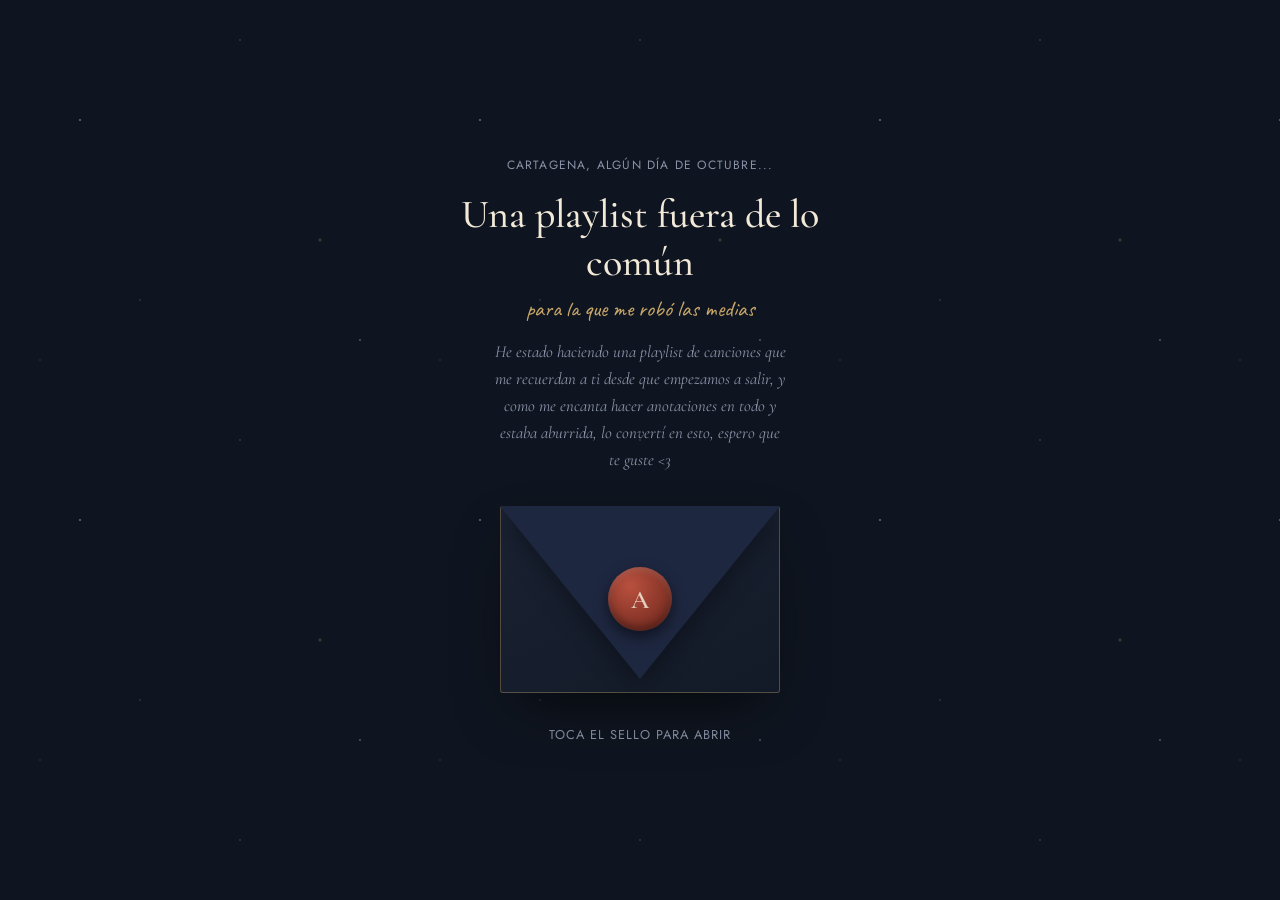
<file: index.html>
<!DOCTYPE html>
<html lang="es">
<head>
<meta charset="UTF-8">
<meta name="viewport" content="width=device-width, initial-scale=1.0">
<title>Carta musical</title>

<!-- Tipografías: Cormorant Garamond (versos), Caveat (notas manuscritas), Jost (interfaz) -->
<link rel="preconnect" href="https://fonts.googleapis.com">
<link href="https://fonts.googleapis.com/css2?family=Cormorant+Garamond:ital,wght@0,400;0,500;0,600;1,400;1,500&family=Caveat:wght@400;600;700&family=Jost:wght@300;400;500&display=swap" rel="stylesheet">

<link rel="stylesheet" href="style.css">

<!-- Salvaguarda: si JavaScript no carga, el contenido queda visible igual.
     Esta línea agrega la clase "js" al <html> apenas se lee, antes de pintar
     la página. El CSS solo oculta versos/notas/recuerdos cuando esta clase
     está presente, así que sin JS todo se ve de una, sin animación pero
     completo. -->
<script>document.documentElement.classList.add('js');</script>
</head>
<body>

  <!-- ============================================= -->
  <!-- FONDO: capa de estrellas / textura nocturna    -->
  <!-- ============================================= -->
  <div class="fondo-estrellas" aria-hidden="true"></div>

  <!-- ============================================= -->
  <!-- PANTALLA 1: SOBRE SELLADO (pantalla de entrada) -->
  <!-- ============================================= -->
  <section id="sobre" class="sobre">

    <!-- Encabezado de la carta, ahora en la pantalla inicial -->
    <div class="sobre__encabezado">
      <p class="sobre__fecha">Cartagena, algún día de octubre...</p>
      <h1 class="sobre__titulo">Una playlist fuera de lo común</h1>
      <p class="sobre__subtitulo">para la que me robó las medias</p>
      <p class="sobre__dedicatoria">
        He estado haciendo una playlist de canciones que me recuerdan a ti desde que empezamos a salir,
        y como me encanta hacer anotaciones en todo y estaba aburrida, lo convertí en esto, espero que te guste &lt;3
      </p>
    </div>

    <div class="sobre__cuerpo">
      <div class="sobre__solapa"></div>
      <!-- El sello de cera: al hacer clic, se rompe y abre la carta -->
      <button id="sello" class="sello" aria-label="Abrir la carta" data-destino="cancion-1.html">
        <span class="sello__inicial">A</span> <!-- CAMBIA esta inicial por la que quieras en el sello -->
      </button>
    </div>
    <p class="sobre__pista">toca el sello para abrir</p>
  </section>

<script src="script.js"></script>
</body>
</html>
</file>
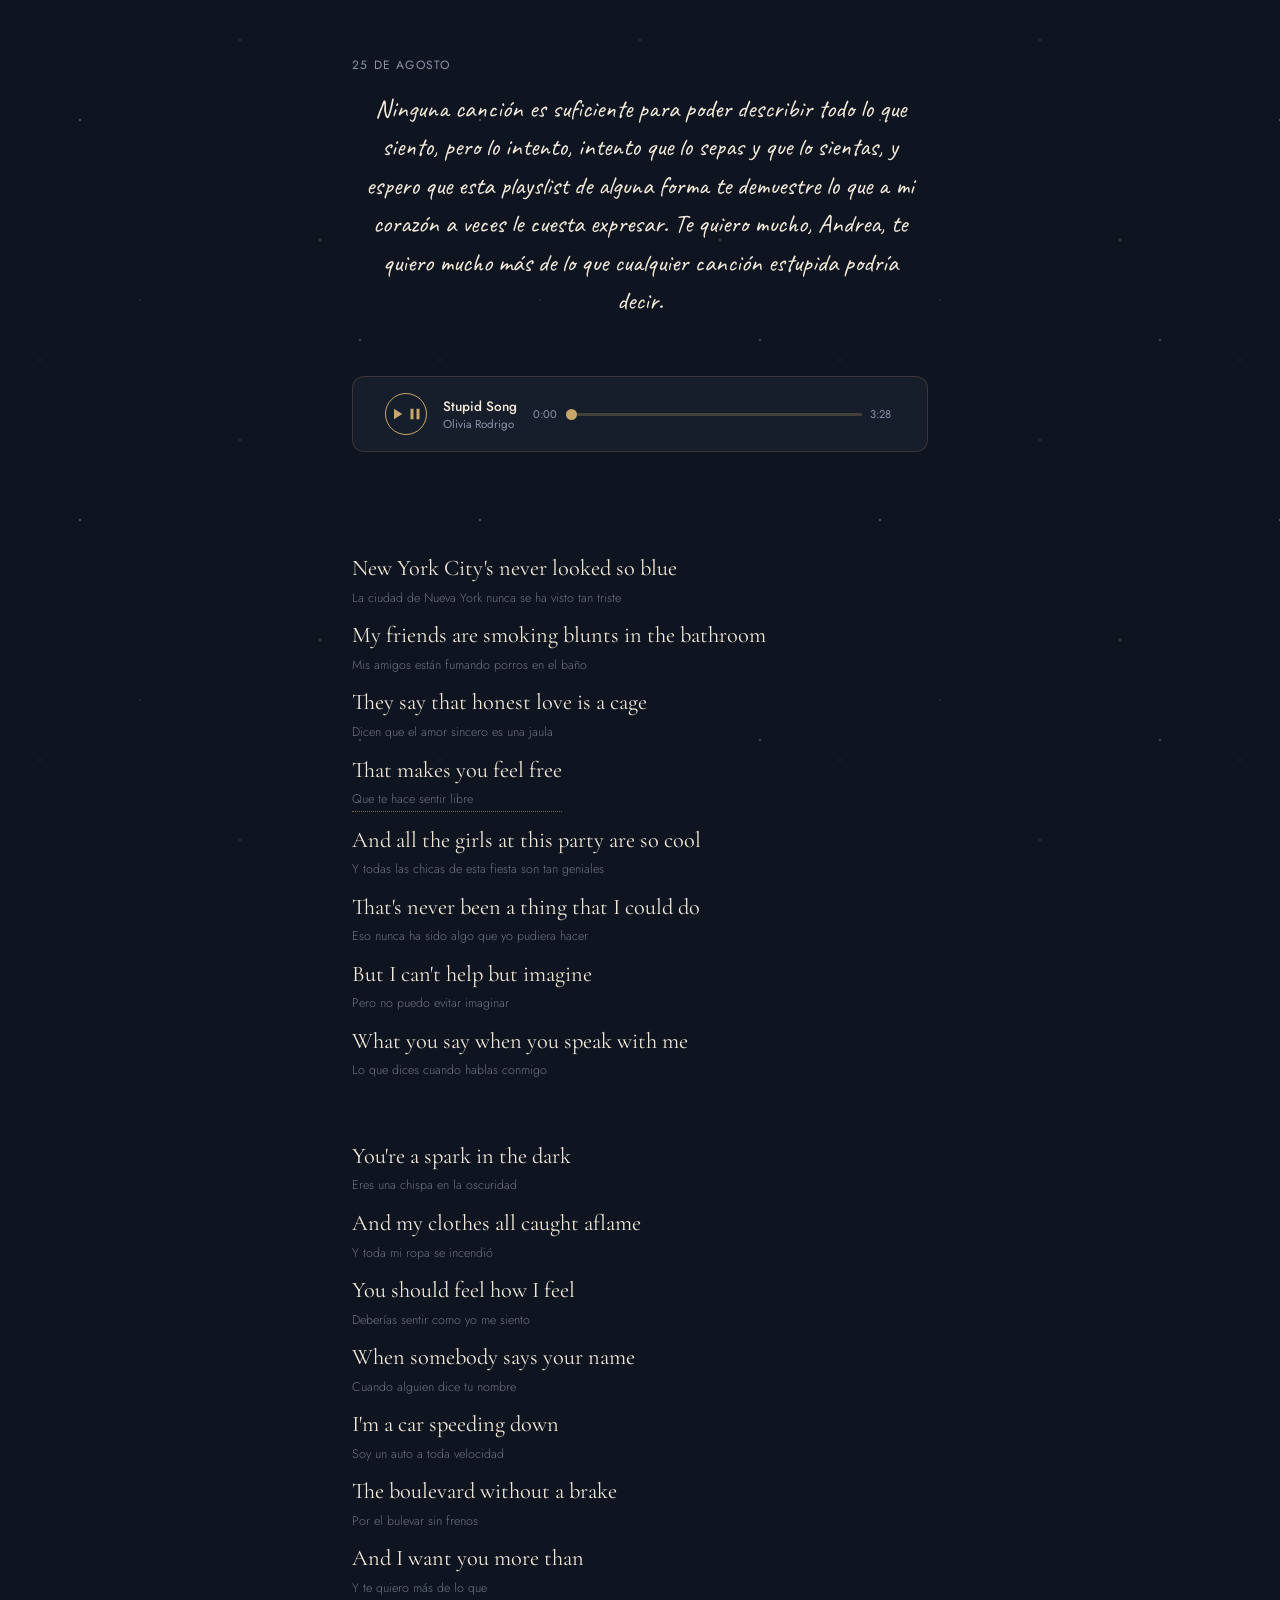
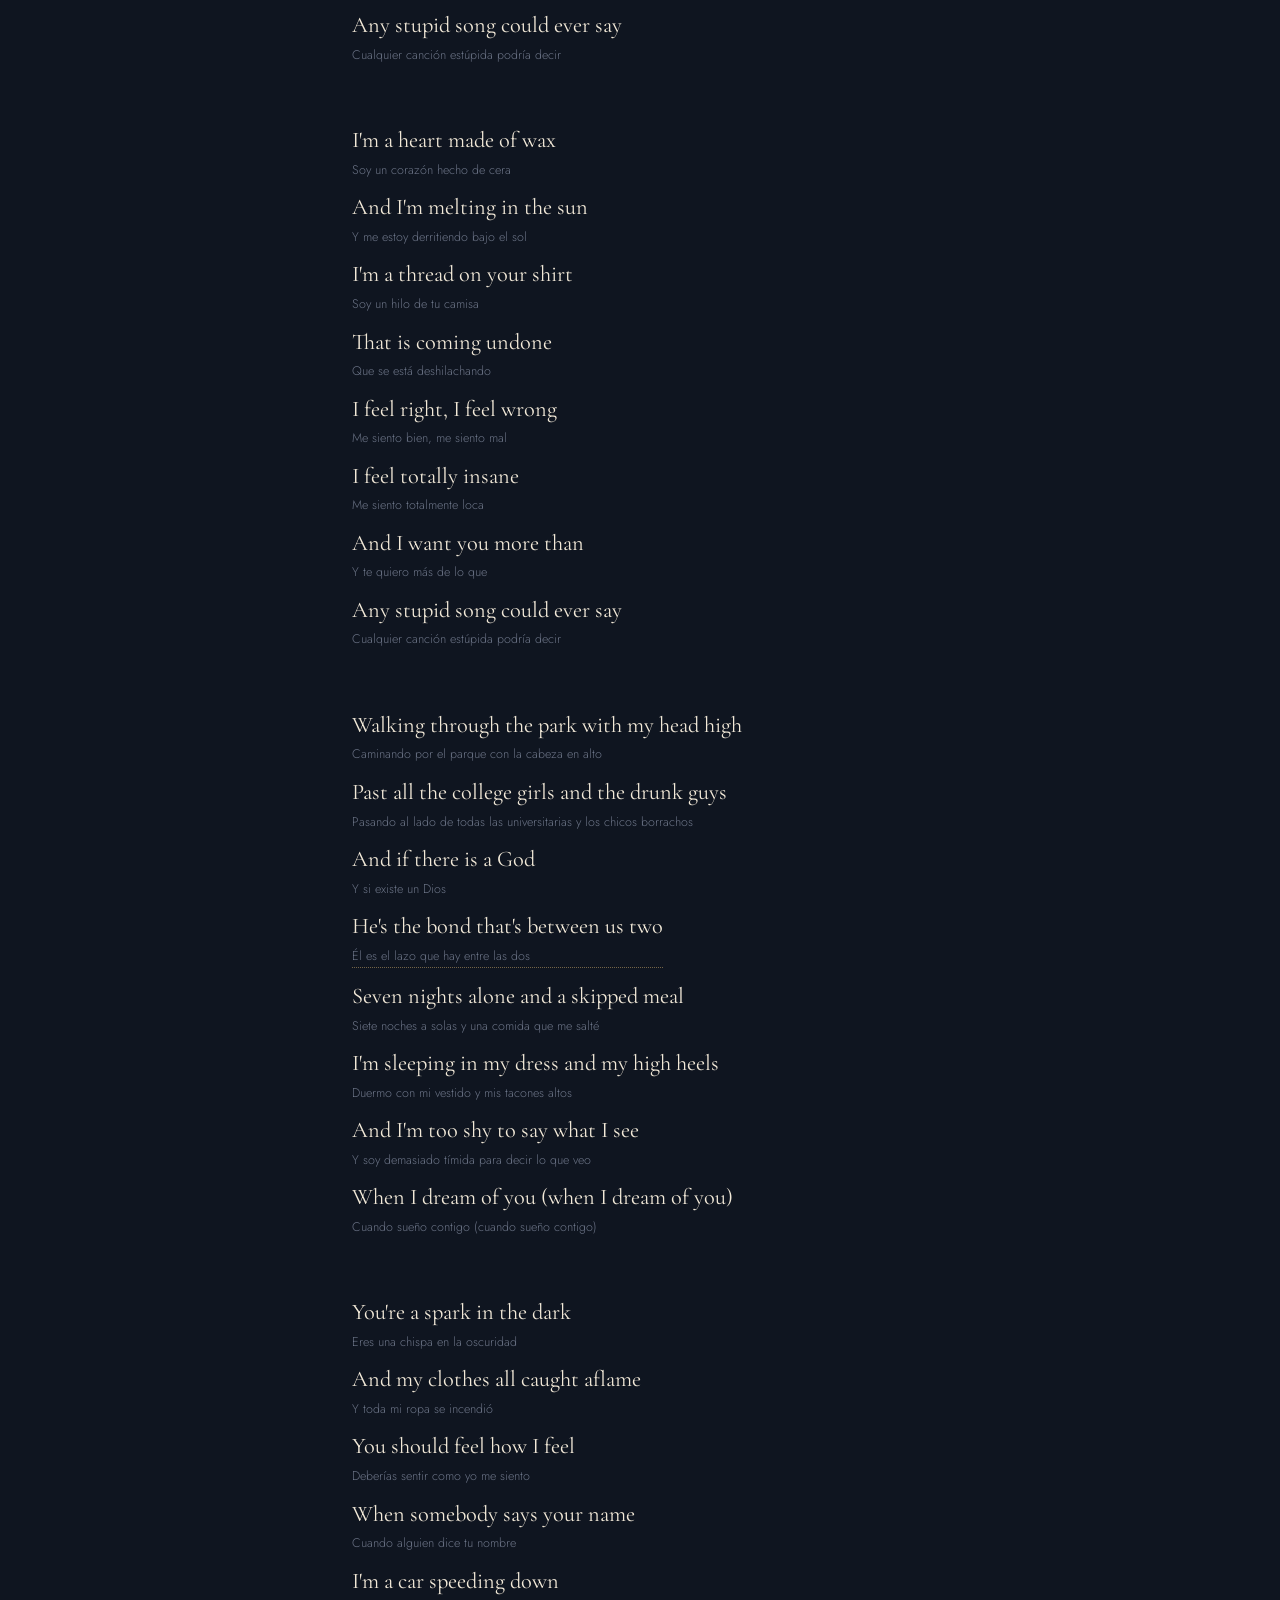
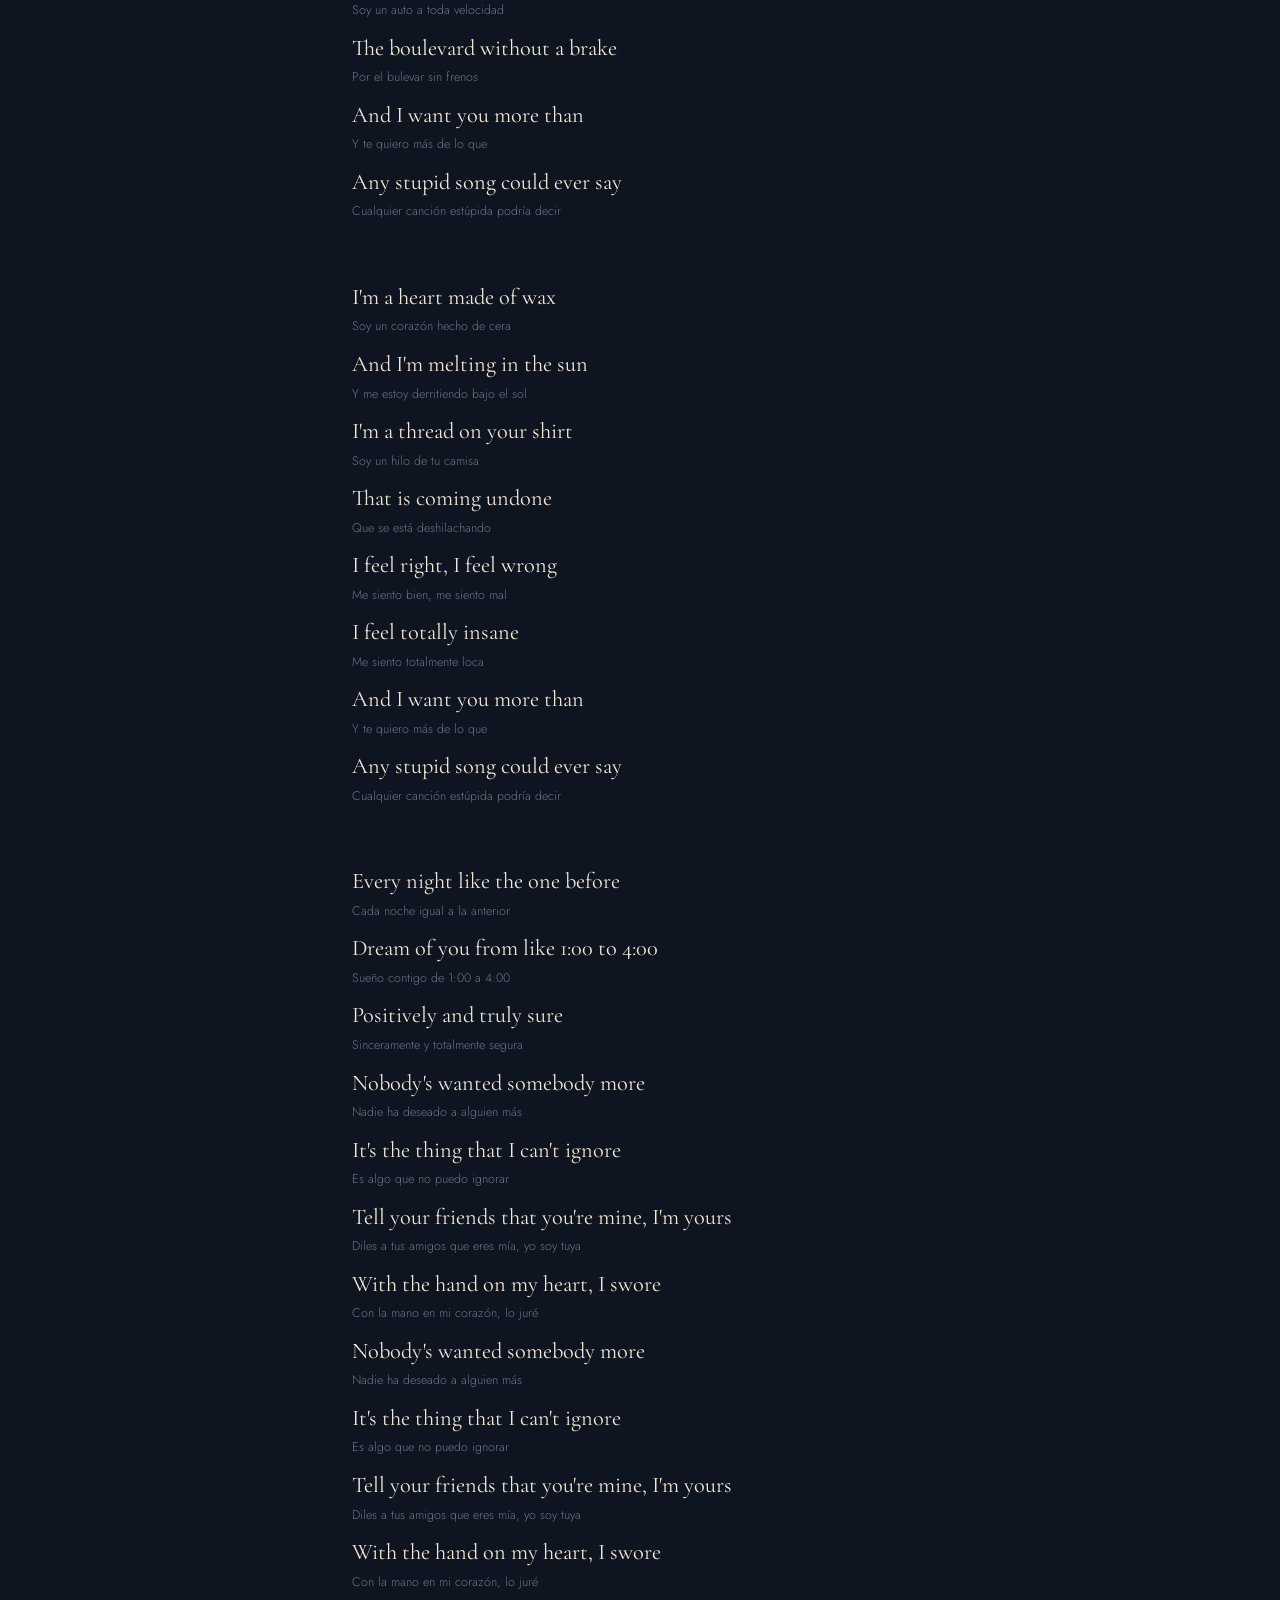
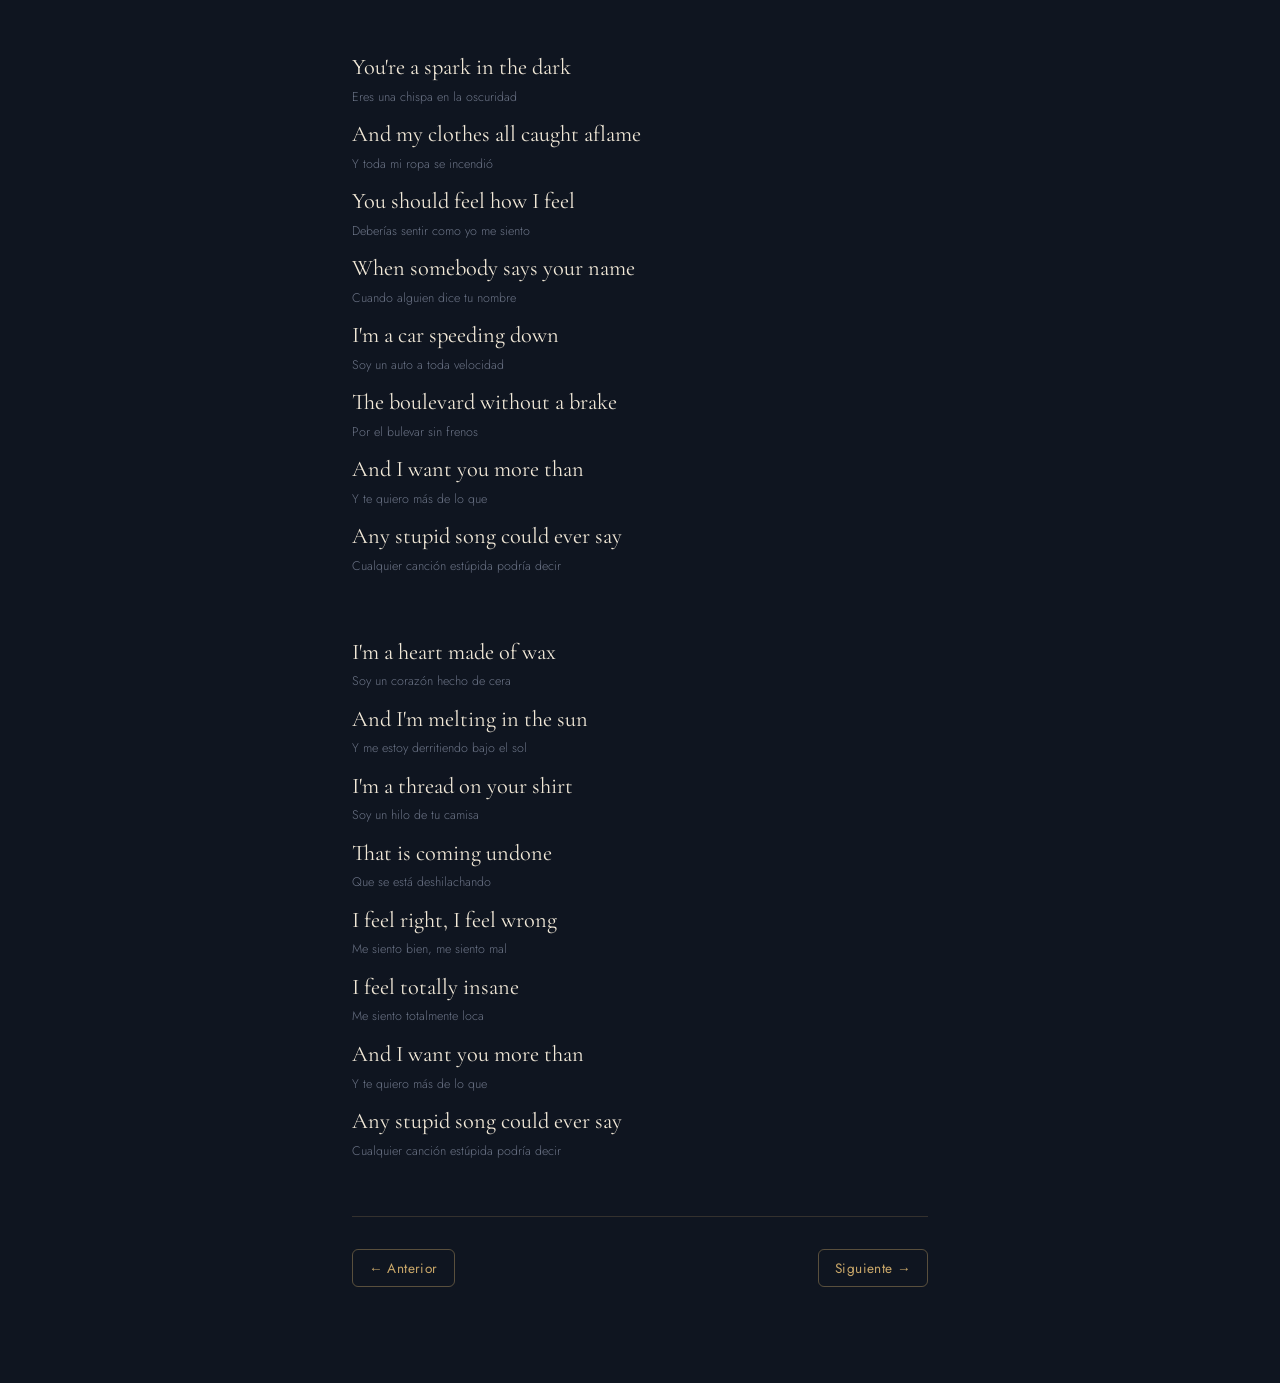
<file: cancion-10.html>
<!DOCTYPE html>
<html lang="es">
<head>
<meta charset="UTF-8">
<meta name="viewport" content="width=device-width, initial-scale=1.0">
<title>Para la robamedias</title>

<link rel="preconnect" href="https://fonts.googleapis.com">
<link href="https://fonts.googleapis.com/css2?family=Cormorant+Garamond:ital,wght@0,400;0,500;0,600;1,400;1,500&family=Caveat:wght@400;600;700&family=Jost:wght@300;400;500&display=swap" rel="stylesheet">

<link rel="stylesheet" href="style.css">

<!-- Salvaguarda: si JavaScript no carga, el contenido queda visible igual. -->
<script>document.documentElement.classList.add('js');</script>
</head>
<body>

  <div class="fondo-estrellas" aria-hidden="true"></div>

  <!-- Esta página NO tiene sobre: el sobre solo existe una vez, en index.html.
       Por eso "carta" no lleva el atributo "hidden" ni empieza oculta:
       aparece visible de una vez al cargar la página. -->
  <main id="carta" class="carta carta--visible">

    <p class="sobre__fecha">25 de Agosto</p>
    <p class="carta__relato">
      Ninguna canción es suficiente para poder describir todo lo que siento, pero lo intento, intento que lo sepas y que lo sientas, y espero que esta playslist de alguna forma te demuestre lo que a mi corazón a veces le cuesta expresar. Te quiero mucho, Andrea, te quiero mucho más de lo que cualquier canción estupida podría decir.
    </p>

    <!-- ============================================= -->
    <!-- REPRODUCTOR DE AUDIO                           -->
    <!-- ============================================= -->
    <div class="reproductor" id="reproductor">
      <audio id="audio" src="stupidsong.mp3" preload="metadata"></audio> <!-- CAMBIA la ruta del archivo -->

      <button id="btn-play" class="reproductor__play" aria-label="Reproducir">
        <svg class="icono-play" viewBox="0 0 24 24" width="18" height="18"><path d="M8 5v14l11-7z" fill="currentColor"/></svg>
        <svg class="icono-pausa" viewBox="0 0 24 24" width="18" height="18" hidden><path d="M6 5h4v14H6zM14 5h4v14h-4z" fill="currentColor"/></svg>
      </button>

      <div class="reproductor__info">
        <p class="reproductor__cancion">Stupid Song</p> <!-- CAMBIA -->
        <p class="reproductor__artista">Olivia Rodrigo</p> <!-- CAMBIA -->
      </div>

      <div class="reproductor__barra">
        <span class="reproductor__tiempo" id="tiempo-actual">0:00</span>
        <input type="range" id="progreso" class="reproductor__progreso" value="0" min="0" max="100" aria-label="Progreso de la canción">
        <span class="reproductor__tiempo" id="tiempo-total">0:00</span>
      </div>
    </div>

    <!-- ============================================= -->
    <!-- LETRA CON NOTAS AL MARGEN                      -->
    <!-- Mismo patrón que en index.html: cada verso con -->
    <!-- nota lleva data-nota="N" y su <aside> hermano.  -->
    <!-- ============================================= -->

    <section class="letra">
      <div class="estrofa">
        <p class="verso">New York City's never looked so blue<span class="traduccion">La ciudad de Nueva York nunca se ha visto tan triste</span></p>
        <p class="verso">My friends are smoking blunts in the bathroom<span class="traduccion">Mis amigos están fumando porros en el baño</span></p>
        <p class="verso">They say that honest love is a cage<span class="traduccion">Dicen que el amor sincero es una jaula</span></p>
        <p class="verso verso--nota" data-nota="1">That makes you feel free<span class="traduccion">Que te hace sentir libre</span></p>
        <aside class="nota" data-nota="1">y contigo siento que puedo ser completamente yo</aside>
        <p class="verso">And all the girls at this party are so cool<span class="traduccion">Y todas las chicas de esta fiesta son tan geniales</span></p>
        <p class="verso">That's never been a thing that I could do<span class="traduccion">Eso nunca ha sido algo que yo pudiera hacer</span></p>
        <p class="verso">But I can't help but imagine<span class="traduccion">Pero no puedo evitar imaginar</span></p>
        <p class="verso">What you say when you speak with me<span class="traduccion">Lo que dices cuando hablas conmigo</span></p>
      </div>
    
      <div class="estrofa">
        <p class="verso">You're a spark in the dark<span class="traduccion">Eres una chispa en la oscuridad</span></p>
        <p class="verso">And my clothes all caught aflame<span class="traduccion">Y toda mi ropa se incendió</span></p>
        <p class="verso">You should feel how I feel<span class="traduccion">Deberías sentir como yo me siento</span></p>
        <p class="verso">When somebody says your name<span class="traduccion">Cuando alguien dice tu nombre</span></p>
        <p class="verso">I'm a car speeding down<span class="traduccion">Soy un auto a toda velocidad</span></p>
        <p class="verso">The boulevard without a brake<span class="traduccion">Por el bulevar sin frenos</span></p>
        <p class="verso">And I want you more than<span class="traduccion">Y te quiero más de lo que</span></p>
        <p class="verso">Any stupid song could ever say<span class="traduccion">Cualquier canción estúpida podría decir</span></p>
      </div>
    
      <div class="estrofa">
        <p class="verso">I'm a heart made of wax<span class="traduccion">Soy un corazón hecho de cera</span></p>
        <p class="verso">And I'm melting in the sun<span class="traduccion">Y me estoy derritiendo bajo el sol</span></p>
        <p class="verso">I'm a thread on your shirt<span class="traduccion">Soy un hilo de tu camisa</span></p>
        <p class="verso">That is coming undone<span class="traduccion">Que se está deshilachando</span></p>
        <p class="verso">I feel right, I feel wrong<span class="traduccion">Me siento bien, me siento mal</span></p>
        <p class="verso">I feel totally insane<span class="traduccion">Me siento totalmente loca</span></p>
        <p class="verso">And I want you more than<span class="traduccion">Y te quiero más de lo que</span></p>
        <p class="verso">Any stupid song could ever say<span class="traduccion">Cualquier canción estúpida podría decir</span></p>
      </div>
    
      <div class="estrofa">
        <p class="verso">Walking through the park with my head high<span class="traduccion">Caminando por el parque con la cabeza en alto</span></p>
        <p class="verso">Past all the college girls and the drunk guys<span class="traduccion">Pasando al lado de todas las universitarias y los chicos borrachos</span></p>
        <p class="verso">And if there is a God<span class="traduccion">Y si existe un Dios</span></p>
        <p class="verso verso--nota" data-nota="2">He's the bond that's between us two<span class="traduccion">Él es el lazo que hay entre las dos</span></p>
        <aside class="nota" data-nota="2">Nunca he sido una persona religiosa pero ciertamente sé que estar contigo me ha acercado más a Dios, y que de alguna forma Él está aquí, contigo, conmigo, con nosotras</aside>
        <p class="verso">Seven nights alone and a skipped meal<span class="traduccion">Siete noches a solas y una comida que me salté</span></p>
        <p class="verso">I'm sleeping in my dress and my high heels<span class="traduccion">Duermo con mi vestido y mis tacones altos</span></p>
        <p class="verso">And I'm too shy to say what I see<span class="traduccion">Y soy demasiado tímida para decir lo que veo</span></p>
        <p class="verso">When I dream of you (when I dream of you)<span class="traduccion">Cuando sueño contigo (cuando sueño contigo)</span></p>
      </div>
    
      <div class="estrofa">
        <p class="verso">You're a spark in the dark<span class="traduccion">Eres una chispa en la oscuridad</span></p>
        <p class="verso">And my clothes all caught aflame<span class="traduccion">Y toda mi ropa se incendió</span></p>
        <p class="verso">You should feel how I feel<span class="traduccion">Deberías sentir como yo me siento</span></p>
        <p class="verso">When somebody says your name<span class="traduccion">Cuando alguien dice tu nombre</span></p>
        <p class="verso">I'm a car speeding down<span class="traduccion">Soy un auto a toda velocidad</span></p>
        <p class="verso">The boulevard without a brake<span class="traduccion">Por el bulevar sin frenos</span></p>
        <p class="verso">And I want you more than<span class="traduccion">Y te quiero más de lo que</span></p>
        <p class="verso">Any stupid song could ever say<span class="traduccion">Cualquier canción estúpida podría decir</span></p>
      </div>
    
      <!-- Coro final y outro -->
      <div class="estrofa">
        <p class="verso">I'm a heart made of wax<span class="traduccion">Soy un corazón hecho de cera</span></p>
        <p class="verso">And I'm melting in the sun<span class="traduccion">Y me estoy derritiendo bajo el sol</span></p>
        <p class="verso">I'm a thread on your shirt<span class="traduccion">Soy un hilo de tu camisa</span></p>
        <p class="verso">That is coming undone<span class="traduccion">Que se está deshilachando</span></p>
        <p class="verso">I feel right, I feel wrong<span class="traduccion">Me siento bien, me siento mal</span></p>
        <p class="verso">I feel totally insane<span class="traduccion">Me siento totalmente loca</span></p>
        <p class="verso">And I want you more than<span class="traduccion">Y te quiero más de lo que</span></p>
        <p class="verso">Any stupid song could ever say<span class="traduccion">Cualquier canción estúpida podría decir</span></p>
      </div>
    
      <div class="estrofa">
        <p class="verso">Every night like the one before<span class="traduccion">Cada noche igual a la anterior</span></p>
        <p class="verso">Dream of you from like 1:00 to 4:00<span class="traduccion">Sueño contigo de 1:00 a 4:00</span></p>
        <p class="verso">Positively and truly sure<span class="traduccion">Sinceramente y totalmente segura</span></p>
        <p class="verso">Nobody's wanted somebody more<span class="traduccion">Nadie ha deseado a alguien más</span></p>
        <p class="verso">It's the thing that I can't ignore<span class="traduccion">Es algo que no puedo ignorar</span></p>
        <p class="verso">Tell your friends that you're mine, I'm yours<span class="traduccion">Diles a tus amigos que eres mía, yo soy tuya</span></p>
        <p class="verso">With the hand on my heart, I swore<span class="traduccion">Con la mano en mi corazón, lo juré</span></p>
        <p class="verso">Nobody's wanted somebody more<span class="traduccion">Nadie ha deseado a alguien más</span></p>
        <p class="verso">It's the thing that I can't ignore<span class="traduccion">Es algo que no puedo ignorar</span></p>
        <p class="verso">Tell your friends that you're mine, I'm yours<span class="traduccion">Diles a tus amigos que eres mía, yo soy tuya</span></p>
        <p class="verso">With the hand on my heart, I swore<span class="traduccion">Con la mano en mi corazón, lo juré</span></p>
      </div>
    
      <div class="estrofa">
        <p class="verso">You're a spark in the dark<span class="traduccion">Eres una chispa en la oscuridad</span></p>
        <p class="verso">And my clothes all caught aflame<span class="traduccion">Y toda mi ropa se incendió</span></p>
        <p class="verso">You should feel how I feel<span class="traduccion">Deberías sentir como yo me siento</span></p>
        <p class="verso">When somebody says your name<span class="traduccion">Cuando alguien dice tu nombre</span></p>
        <p class="verso">I'm a car speeding down<span class="traduccion">Soy un auto a toda velocidad</span></p>
        <p class="verso">The boulevard without a brake<span class="traduccion">Por el bulevar sin frenos</span></p>
        <p class="verso">And I want you more than<span class="traduccion">Y te quiero más de lo que</span></p>
        <p class="verso">Any stupid song could ever say<span class="traduccion">Cualquier canción estúpida podría decir</span></p>
      </div>
    
      <div class="estrofa">
        <p class="verso">I'm a heart made of wax<span class="traduccion">Soy un corazón hecho de cera</span></p>
        <p class="verso">And I'm melting in the sun<span class="traduccion">Y me estoy derritiendo bajo el sol</span></p>
        <p class="verso">I'm a thread on your shirt<span class="traduccion">Soy un hilo de tu camisa</span></p>
        <p class="verso">That is coming undone<span class="traduccion">Que se está deshilachando</span></p>
        <p class="verso">I feel right, I feel wrong<span class="traduccion">Me siento bien, me siento mal</span></p>
        <p class="verso">I feel totally insane<span class="traduccion">Me siento totalmente loca</span></p>
        <p class="verso">And I want you more than<span class="traduccion">Y te quiero más de lo que</span></p>
        <p class="verso">Any stupid song could ever say<span class="traduccion">Cualquier canción estúpida podría decir</span></p>
      </div>
    </section>
    

    <!-- Navegación: esta página SÍ tiene "anterior" (vuelve a la portada / canción 1)
         y "siguiente" (a la canción 3). CAMBIA los href según tus archivos. -->
    <nav class="navegacion">
      <a href="cancion-9.html" class="navegacion__anterior">← Anterior</a>
      <a href="playlist.html" class="navegacion__siguiente">Siguiente →</a>
    </nav>

  </main>

<script src="script.js"></script>
</body>
</html>
</file>
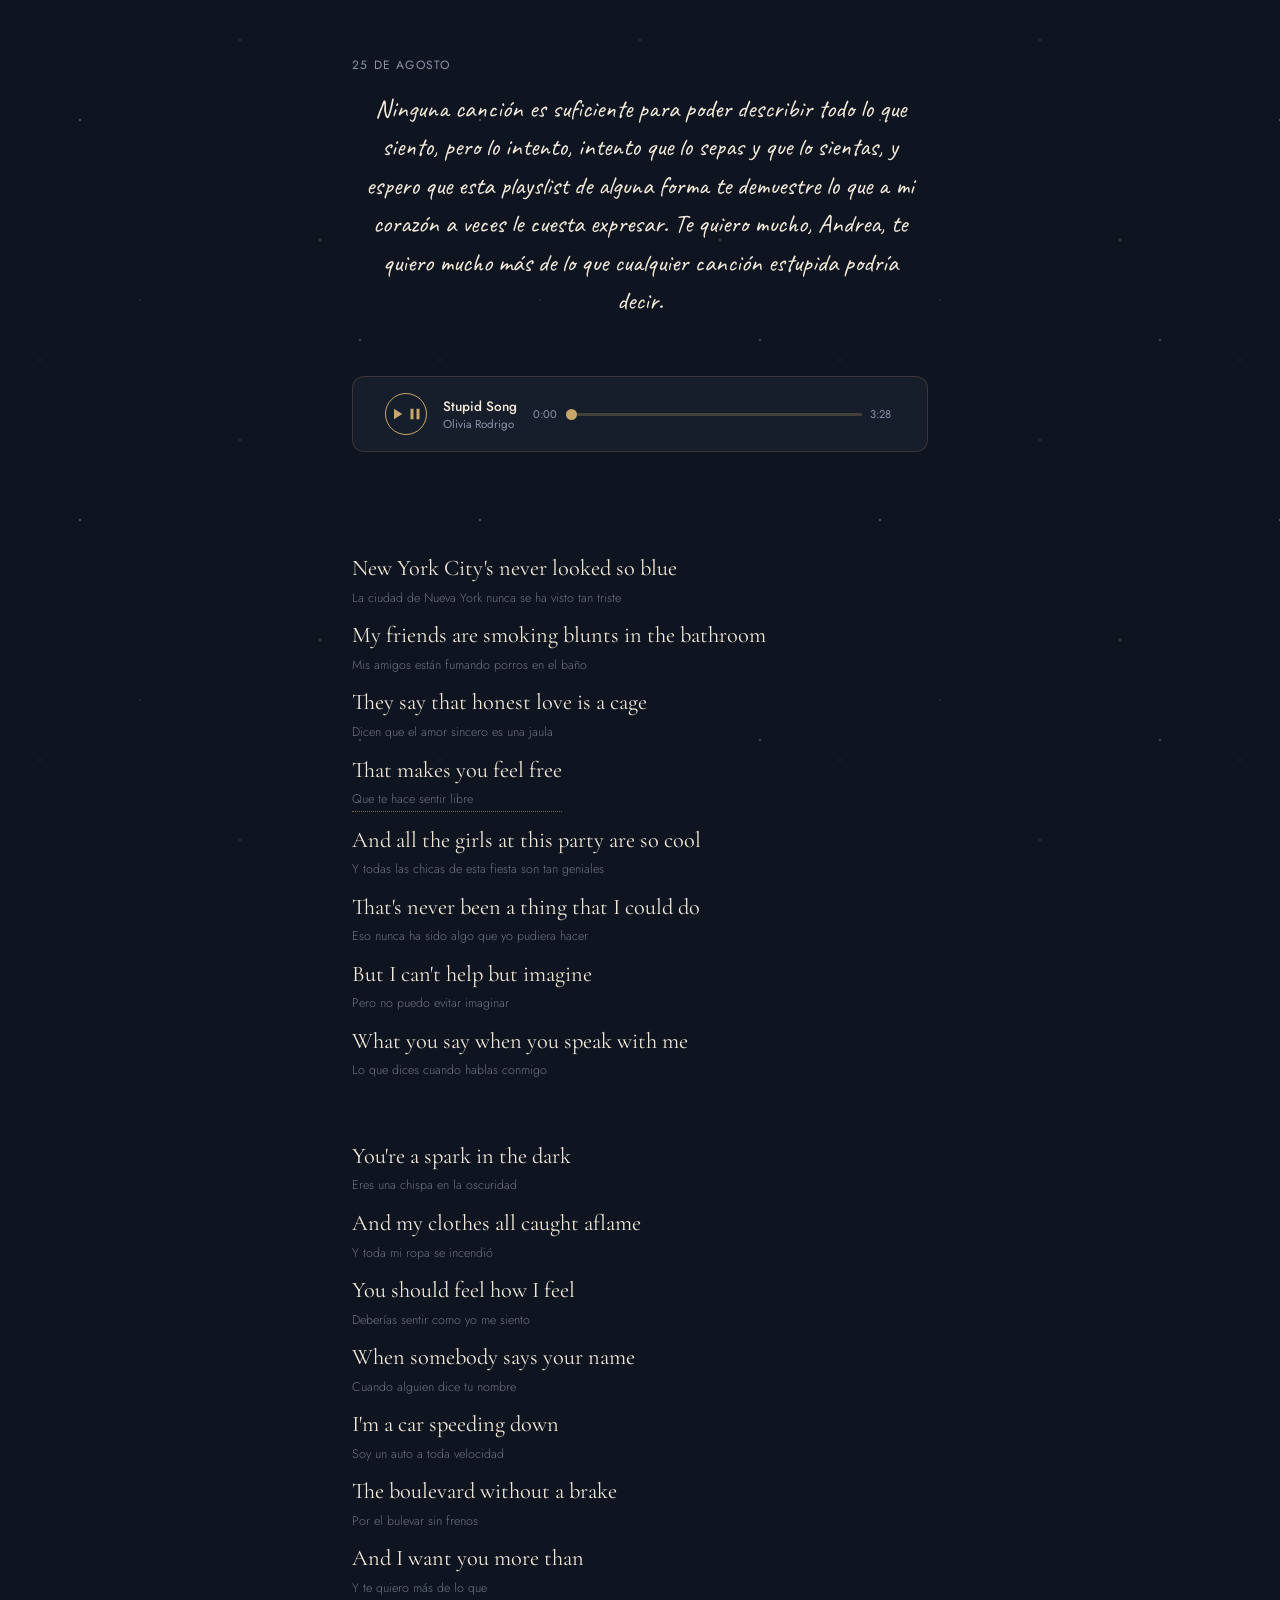
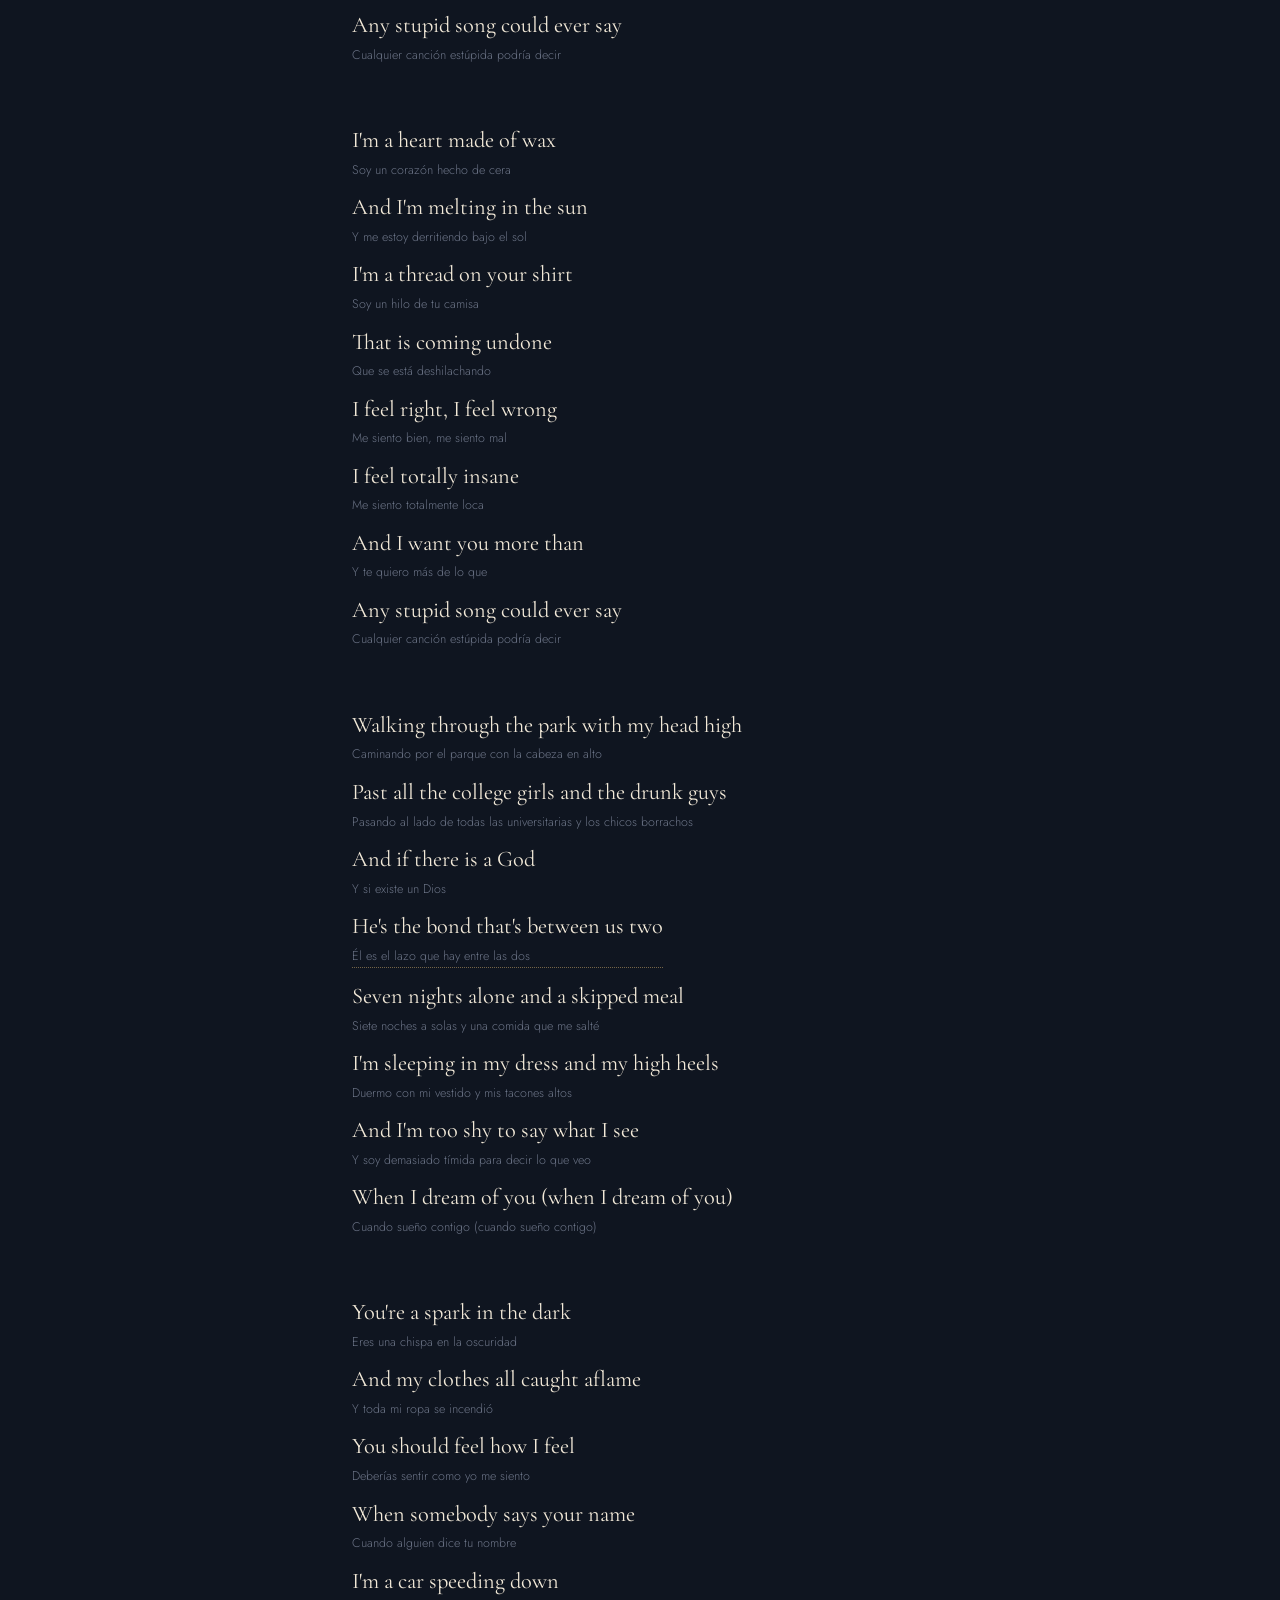
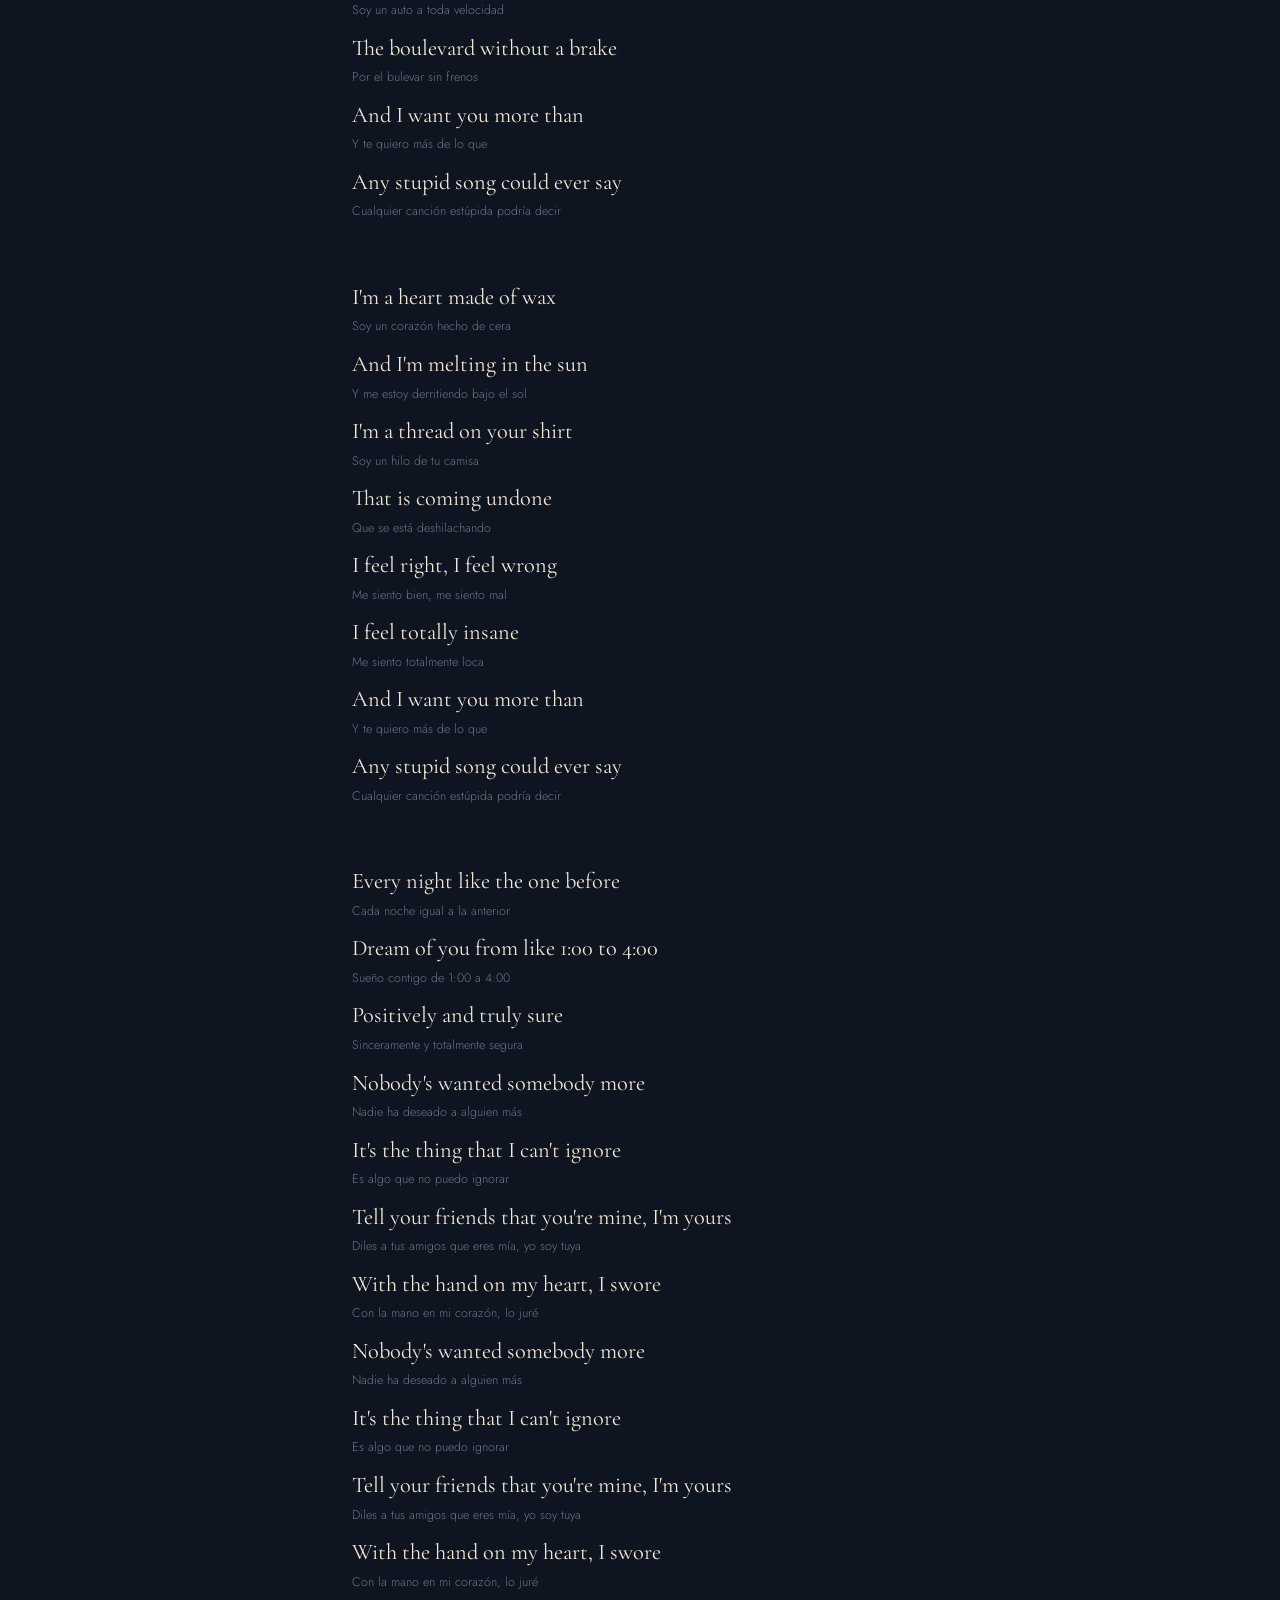
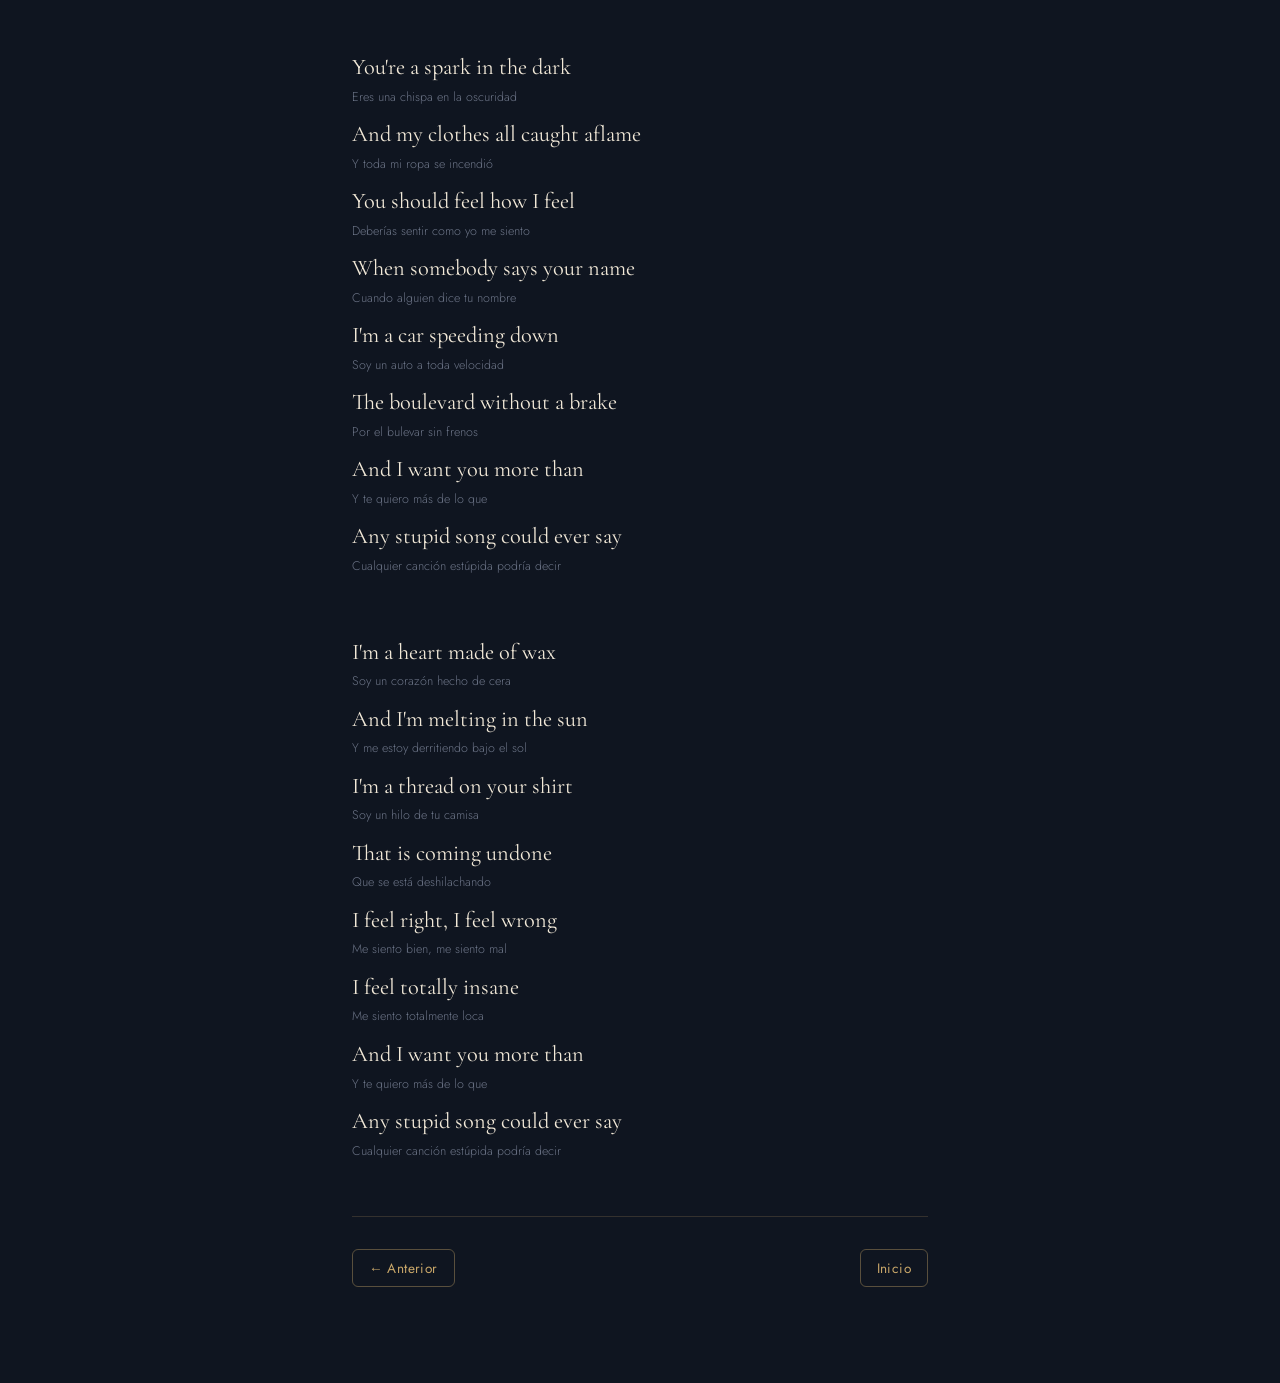
<file: cancion-11.html>
<!DOCTYPE html>
<html lang="es">
<head>
<meta charset="UTF-8">
<meta name="viewport" content="width=device-width, initial-scale=1.0">
<title>Para la robamedias</title>

<link rel="preconnect" href="https://fonts.googleapis.com">
<link href="https://fonts.googleapis.com/css2?family=Cormorant+Garamond:ital,wght@0,400;0,500;0,600;1,400;1,500&family=Caveat:wght@400;600;700&family=Jost:wght@300;400;500&display=swap" rel="stylesheet">

<link rel="stylesheet" href="style.css">

<!-- Salvaguarda: si JavaScript no carga, el contenido queda visible igual. -->
<script>document.documentElement.classList.add('js');</script>
</head>
<body>

  <div class="fondo-estrellas" aria-hidden="true"></div>

  <!-- Esta página NO tiene sobre: el sobre solo existe una vez, en index.html.
       Por eso "carta" no lleva el atributo "hidden" ni empieza oculta:
       aparece visible de una vez al cargar la página. -->
  <main id="carta" class="carta carta--visible">

    <p class="sobre__fecha">25 de Agosto</p>
    <p class="carta__relato">
      Ninguna canción es suficiente para poder describir todo lo que siento, pero lo intento, intento que lo sepas y que lo sientas, y espero que esta playslist de alguna forma te demuestre lo que a mi corazón a veces le cuesta expresar. Te quiero mucho, Andrea, te quiero mucho más de lo que cualquier canción estupida podría decir.
    </p>

    <!-- ============================================= -->
    <!-- REPRODUCTOR DE AUDIO                           -->
    <!-- ============================================= -->
    <div class="reproductor" id="reproductor">
      <audio id="audio" src="stupidsong.mp3" preload="metadata"></audio> <!-- CAMBIA la ruta del archivo -->

      <button id="btn-play" class="reproductor__play" aria-label="Reproducir">
        <svg class="icono-play" viewBox="0 0 24 24" width="18" height="18"><path d="M8 5v14l11-7z" fill="currentColor"/></svg>
        <svg class="icono-pausa" viewBox="0 0 24 24" width="18" height="18" hidden><path d="M6 5h4v14H6zM14 5h4v14h-4z" fill="currentColor"/></svg>
      </button>

      <div class="reproductor__info">
        <p class="reproductor__cancion">Stupid Song</p> <!-- CAMBIA -->
        <p class="reproductor__artista">Olivia Rodrigo</p> <!-- CAMBIA -->
      </div>

      <div class="reproductor__barra">
        <span class="reproductor__tiempo" id="tiempo-actual">0:00</span>
        <input type="range" id="progreso" class="reproductor__progreso" value="0" min="0" max="100" aria-label="Progreso de la canción">
        <span class="reproductor__tiempo" id="tiempo-total">0:00</span>
      </div>
    </div>

    <!-- ============================================= -->
    <!-- LETRA CON NOTAS AL MARGEN                      -->
    <!-- Mismo patrón que en index.html: cada verso con -->
    <!-- nota lleva data-nota="N" y su <aside> hermano.  -->
    <!-- ============================================= -->

    <section class="letra">
      <div class="estrofa">
        <p class="verso">New York City's never looked so blue<span class="traduccion">La ciudad de Nueva York nunca se ha visto tan triste</span></p>
        <p class="verso">My friends are smoking blunts in the bathroom<span class="traduccion">Mis amigos están fumando porros en el baño</span></p>
        <p class="verso">They say that honest love is a cage<span class="traduccion">Dicen que el amor sincero es una jaula</span></p>
        <p class="verso verso--nota" data-nota="1">That makes you feel free<span class="traduccion">Que te hace sentir libre</span></p>
        <aside class="nota" data-nota="1">y contigo siento que puedo ser completamente yo</aside>
        <p class="verso">And all the girls at this party are so cool<span class="traduccion">Y todas las chicas de esta fiesta son tan geniales</span></p>
        <p class="verso">That's never been a thing that I could do<span class="traduccion">Eso nunca ha sido algo que yo pudiera hacer</span></p>
        <p class="verso">But I can't help but imagine<span class="traduccion">Pero no puedo evitar imaginar</span></p>
        <p class="verso">What you say when you speak with me<span class="traduccion">Lo que dices cuando hablas conmigo</span></p>
      </div>
    
      <div class="estrofa">
        <p class="verso">You're a spark in the dark<span class="traduccion">Eres una chispa en la oscuridad</span></p>
        <p class="verso">And my clothes all caught aflame<span class="traduccion">Y toda mi ropa se incendió</span></p>
        <p class="verso">You should feel how I feel<span class="traduccion">Deberías sentir como yo me siento</span></p>
        <p class="verso">When somebody says your name<span class="traduccion">Cuando alguien dice tu nombre</span></p>
        <p class="verso">I'm a car speeding down<span class="traduccion">Soy un auto a toda velocidad</span></p>
        <p class="verso">The boulevard without a brake<span class="traduccion">Por el bulevar sin frenos</span></p>
        <p class="verso">And I want you more than<span class="traduccion">Y te quiero más de lo que</span></p>
        <p class="verso">Any stupid song could ever say<span class="traduccion">Cualquier canción estúpida podría decir</span></p>
      </div>
    
      <div class="estrofa">
        <p class="verso">I'm a heart made of wax<span class="traduccion">Soy un corazón hecho de cera</span></p>
        <p class="verso">And I'm melting in the sun<span class="traduccion">Y me estoy derritiendo bajo el sol</span></p>
        <p class="verso">I'm a thread on your shirt<span class="traduccion">Soy un hilo de tu camisa</span></p>
        <p class="verso">That is coming undone<span class="traduccion">Que se está deshilachando</span></p>
        <p class="verso">I feel right, I feel wrong<span class="traduccion">Me siento bien, me siento mal</span></p>
        <p class="verso">I feel totally insane<span class="traduccion">Me siento totalmente loca</span></p>
        <p class="verso">And I want you more than<span class="traduccion">Y te quiero más de lo que</span></p>
        <p class="verso">Any stupid song could ever say<span class="traduccion">Cualquier canción estúpida podría decir</span></p>
      </div>
    
      <div class="estrofa">
        <p class="verso">Walking through the park with my head high<span class="traduccion">Caminando por el parque con la cabeza en alto</span></p>
        <p class="verso">Past all the college girls and the drunk guys<span class="traduccion">Pasando al lado de todas las universitarias y los chicos borrachos</span></p>
        <p class="verso">And if there is a God<span class="traduccion">Y si existe un Dios</span></p>
        <p class="verso verso--nota" data-nota="2">He's the bond that's between us two<span class="traduccion">Él es el lazo que hay entre las dos</span></p>
        <aside class="nota" data-nota="2">Nunca he sido una persona religiosa pero ciertamente sé que estar contigo me ha acercado más a Dios, y que de alguna forma Él está aquí, contigo, conmigo, con nosotras</aside>
        <p class="verso">Seven nights alone and a skipped meal<span class="traduccion">Siete noches a solas y una comida que me salté</span></p>
        <p class="verso">I'm sleeping in my dress and my high heels<span class="traduccion">Duermo con mi vestido y mis tacones altos</span></p>
        <p class="verso">And I'm too shy to say what I see<span class="traduccion">Y soy demasiado tímida para decir lo que veo</span></p>
        <p class="verso">When I dream of you (when I dream of you)<span class="traduccion">Cuando sueño contigo (cuando sueño contigo)</span></p>
      </div>
    
      <div class="estrofa">
        <p class="verso">You're a spark in the dark<span class="traduccion">Eres una chispa en la oscuridad</span></p>
        <p class="verso">And my clothes all caught aflame<span class="traduccion">Y toda mi ropa se incendió</span></p>
        <p class="verso">You should feel how I feel<span class="traduccion">Deberías sentir como yo me siento</span></p>
        <p class="verso">When somebody says your name<span class="traduccion">Cuando alguien dice tu nombre</span></p>
        <p class="verso">I'm a car speeding down<span class="traduccion">Soy un auto a toda velocidad</span></p>
        <p class="verso">The boulevard without a brake<span class="traduccion">Por el bulevar sin frenos</span></p>
        <p class="verso">And I want you more than<span class="traduccion">Y te quiero más de lo que</span></p>
        <p class="verso">Any stupid song could ever say<span class="traduccion">Cualquier canción estúpida podría decir</span></p>
      </div>
    
      <!-- Coro final y outro -->
      <div class="estrofa">
        <p class="verso">I'm a heart made of wax<span class="traduccion">Soy un corazón hecho de cera</span></p>
        <p class="verso">And I'm melting in the sun<span class="traduccion">Y me estoy derritiendo bajo el sol</span></p>
        <p class="verso">I'm a thread on your shirt<span class="traduccion">Soy un hilo de tu camisa</span></p>
        <p class="verso">That is coming undone<span class="traduccion">Que se está deshilachando</span></p>
        <p class="verso">I feel right, I feel wrong<span class="traduccion">Me siento bien, me siento mal</span></p>
        <p class="verso">I feel totally insane<span class="traduccion">Me siento totalmente loca</span></p>
        <p class="verso">And I want you more than<span class="traduccion">Y te quiero más de lo que</span></p>
        <p class="verso">Any stupid song could ever say<span class="traduccion">Cualquier canción estúpida podría decir</span></p>
      </div>
    
      <div class="estrofa">
        <p class="verso">Every night like the one before<span class="traduccion">Cada noche igual a la anterior</span></p>
        <p class="verso">Dream of you from like 1:00 to 4:00<span class="traduccion">Sueño contigo de 1:00 a 4:00</span></p>
        <p class="verso">Positively and truly sure<span class="traduccion">Sinceramente y totalmente segura</span></p>
        <p class="verso">Nobody's wanted somebody more<span class="traduccion">Nadie ha deseado a alguien más</span></p>
        <p class="verso">It's the thing that I can't ignore<span class="traduccion">Es algo que no puedo ignorar</span></p>
        <p class="verso">Tell your friends that you're mine, I'm yours<span class="traduccion">Diles a tus amigos que eres mía, yo soy tuya</span></p>
        <p class="verso">With the hand on my heart, I swore<span class="traduccion">Con la mano en mi corazón, lo juré</span></p>
        <p class="verso">Nobody's wanted somebody more<span class="traduccion">Nadie ha deseado a alguien más</span></p>
        <p class="verso">It's the thing that I can't ignore<span class="traduccion">Es algo que no puedo ignorar</span></p>
        <p class="verso">Tell your friends that you're mine, I'm yours<span class="traduccion">Diles a tus amigos que eres mía, yo soy tuya</span></p>
        <p class="verso">With the hand on my heart, I swore<span class="traduccion">Con la mano en mi corazón, lo juré</span></p>
      </div>
    
      <div class="estrofa">
        <p class="verso">You're a spark in the dark<span class="traduccion">Eres una chispa en la oscuridad</span></p>
        <p class="verso">And my clothes all caught aflame<span class="traduccion">Y toda mi ropa se incendió</span></p>
        <p class="verso">You should feel how I feel<span class="traduccion">Deberías sentir como yo me siento</span></p>
        <p class="verso">When somebody says your name<span class="traduccion">Cuando alguien dice tu nombre</span></p>
        <p class="verso">I'm a car speeding down<span class="traduccion">Soy un auto a toda velocidad</span></p>
        <p class="verso">The boulevard without a brake<span class="traduccion">Por el bulevar sin frenos</span></p>
        <p class="verso">And I want you more than<span class="traduccion">Y te quiero más de lo que</span></p>
        <p class="verso">Any stupid song could ever say<span class="traduccion">Cualquier canción estúpida podría decir</span></p>
      </div>
    
      <div class="estrofa">
        <p class="verso">I'm a heart made of wax<span class="traduccion">Soy un corazón hecho de cera</span></p>
        <p class="verso">And I'm melting in the sun<span class="traduccion">Y me estoy derritiendo bajo el sol</span></p>
        <p class="verso">I'm a thread on your shirt<span class="traduccion">Soy un hilo de tu camisa</span></p>
        <p class="verso">That is coming undone<span class="traduccion">Que se está deshilachando</span></p>
        <p class="verso">I feel right, I feel wrong<span class="traduccion">Me siento bien, me siento mal</span></p>
        <p class="verso">I feel totally insane<span class="traduccion">Me siento totalmente loca</span></p>
        <p class="verso">And I want you more than<span class="traduccion">Y te quiero más de lo que</span></p>
        <p class="verso">Any stupid song could ever say<span class="traduccion">Cualquier canción estúpida podría decir</span></p>
      </div>
    </section>
    

    <!-- Navegación: esta página SÍ tiene "anterior" (vuelve a la portada / canción 1)
         y "siguiente" (a la canción 3). CAMBIA los href según tus archivos. -->
    <nav class="navegacion">
      <a href="cancion-10.html" class="navegacion__anterior">← Anterior</a>
      <a href="index.html" class="navegacion__siguiente">Inicio</a>
    </nav>

  </main>

<script src="script.js"></script>
</body>
</html>
</file>
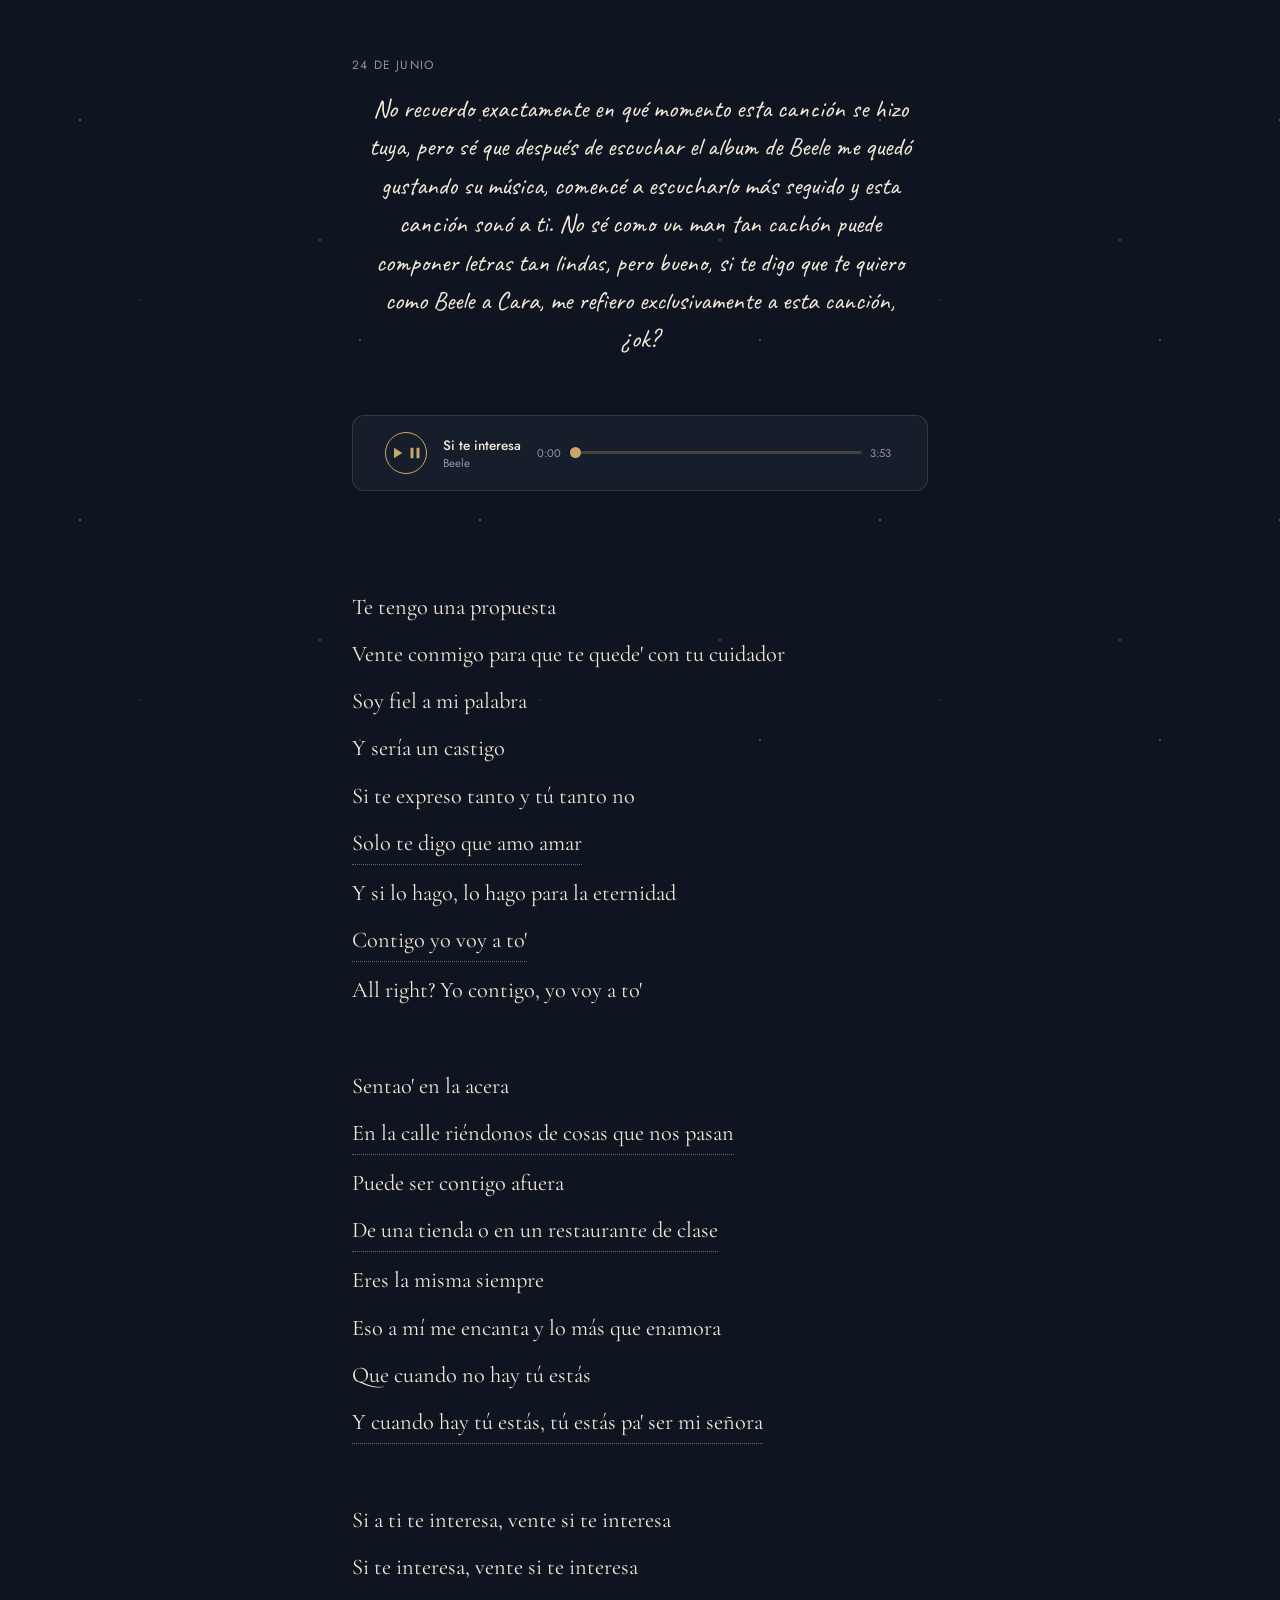
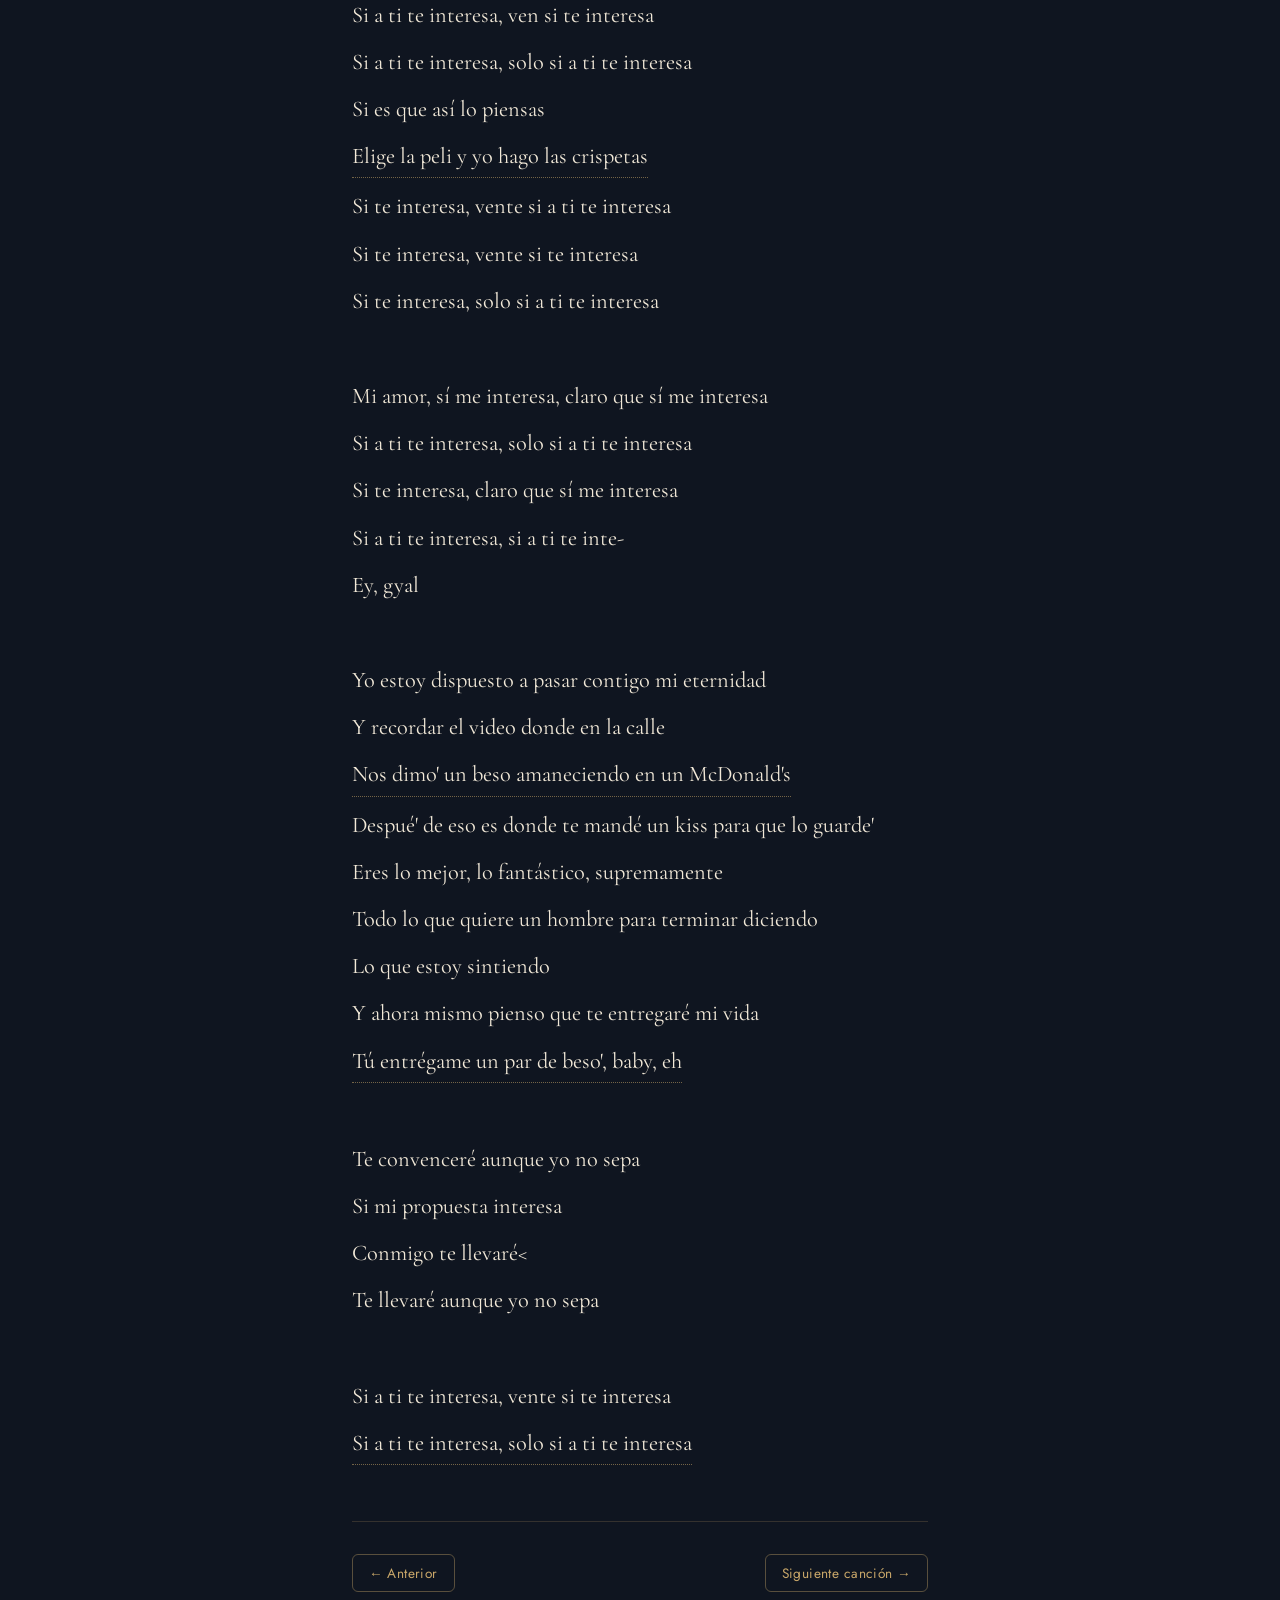
<file: cancion-5.html>
<!DOCTYPE html>
<html lang="es">
<head>
<meta charset="UTF-8">
<meta name="viewport" content="width=device-width, initial-scale=1.0">
<title>Para la robamedias</title>

<link rel="preconnect" href="https://fonts.googleapis.com">
<link href="https://fonts.googleapis.com/css2?family=Cormorant+Garamond:ital,wght@0,400;0,500;0,600;1,400;1,500&family=Caveat:wght@400;600;700&family=Jost:wght@300;400;500&display=swap" rel="stylesheet">

<link rel="stylesheet" href="style.css">

<!-- Salvaguarda: si JavaScript no carga, el contenido queda visible igual. -->
<script>document.documentElement.classList.add('js');</script>
</head>
<body>

  <div class="fondo-estrellas" aria-hidden="true"></div>

  <!-- Esta página NO tiene sobre: el sobre solo existe una vez, en index.html.
       Por eso "carta" no lleva el atributo "hidden" ni empieza oculta:
       aparece visible de una vez al cargar la página. -->
  <main id="carta" class="carta carta--visible">

    <p class="sobre__fecha">24 de junio</p>
    <p class="carta__relato">
      No recuerdo exactamente en qué momento esta canción se hizo tuya, pero sé que después de escuchar el album de Beele me quedó gustando su música, comencé a escucharlo más seguido y esta canción sonó a ti. No sé como un man tan cachón puede componer letras tan lindas, pero bueno, si te digo que te quiero como Beele a Cara, me refiero exclusivamente a esta canción, ¿ok?
    </p>

    <!-- ============================================= -->
    <!-- REPRODUCTOR DE AUDIO                           -->
    <!-- ============================================= -->
    <div class="reproductor" id="reproductor">
      <audio id="audio" src="siteinteresa.mp3" preload="metadata"></audio> <!-- CAMBIA la ruta del archivo -->

      <button id="btn-play" class="reproductor__play" aria-label="Reproducir">
        <svg class="icono-play" viewBox="0 0 24 24" width="18" height="18"><path d="M8 5v14l11-7z" fill="currentColor"/></svg>
        <svg class="icono-pausa" viewBox="0 0 24 24" width="18" height="18" hidden><path d="M6 5h4v14H6zM14 5h4v14h-4z" fill="currentColor"/></svg>
      </button>

      <div class="reproductor__info">
        <p class="reproductor__cancion">Si te interesa</p> <!-- CAMBIA -->
        <p class="reproductor__artista">Beele</p> <!-- CAMBIA -->
      </div>

      <div class="reproductor__barra">
        <span class="reproductor__tiempo" id="tiempo-actual">0:00</span>
        <input type="range" id="progreso" class="reproductor__progreso" value="0" min="0" max="100" aria-label="Progreso de la canción">
        <span class="reproductor__tiempo" id="tiempo-total">0:00</span>
      </div>
    </div>

    <!-- ============================================= -->
    <!-- LETRA CON NOTAS AL MARGEN                      -->
    <!-- Mismo patrón que en index.html: cada verso con -->
    <!-- nota lleva data-nota="N" y su <aside> hermano.  -->
    <!-- ============================================= -->

    <section class="letra">

    <div class="estrofa">
      <p class="verso">Te tengo una propuesta
      <p class="verso">Vente conmigo para que te quede' con tu cuidador
      <p class="verso">Soy fiel a mi palabra
      <p class="verso">Y sería un castigo
      <p class="verso">Si te expreso tanto y tú tanto no
      <p class="verso verso--nota" data-nota="1">Solo te digo que amo amar
      <aside class="nota" data-nota="1">siempre, sin importar el resultado</aside>
      <p class="verso">Y si lo hago, lo hago para la eternidad
      <p class="verso verso--nota" data-nota="2">Contigo yo voy a to'
      <aside class="nota" data-nota="2">ya me tire de cabeza</aside>
      <p class="verso">All right? Yo contigo, yo voy a to'
    </div>
  
    <div class="estrofa">
      <p class="verso">Sentao' en la acera
      <p class="verso verso--nota" data-nota="3">En la calle riéndonos de cosas que nos pasan
      <aside class="nota" data-nota="3">o burlandonos la una de la otra</aside>
      <p class="verso">Puede ser contigo afuera
      <p class="verso verso--nota" data-nota="4">De una tienda o en un restaurante de clase
      <aside class="nota" data-nota="4">en donde sea que haya comida apta para tu paladar discovery kids</aside>
      <p class="verso">Eres la misma siempre
      <p class="verso">Eso a mí me encanta y lo más que enamora
      <p class="verso">Que cuando no hay tú estás
      <p class="verso verso--nota" data-nota="5">Y cuando hay tú estás, tú estás pa' ser mi señora
      <aside class="nota" data-nota="5">¿lo estás? <3 </aside>
    </div>
  
    <div class="estrofa">
      <p class="verso">Si a ti te interesa, vente si te interesa
      <p class="verso">Si te interesa, vente si te interesa
      <p class="verso">Si a ti te interesa, ven si te interesa
      <p class="verso">Si a ti te interesa, solo si a ti te interesa
      <p class="verso">Si es que así lo piensas
      <p class="verso verso--nota" data-nota="6">Elige la peli y yo hago las crispetas
      <aside class="nota" data-nota="6">esta vez si, lo prometo</aside>
      <p class="verso">Si te interesa, vente si a ti te interesa
      <p class="verso">Si te interesa, vente si te interesa
      <p class="verso">Si te interesa, solo si a ti te interesa
    </div>
  
    <div class="estrofa">
      <p class="verso">Mi amor, sí me interesa, claro que sí me interesa
      <p class="verso">Si a ti te interesa, solo si a ti te interesa
      <p class="verso">Si te interesa, claro que sí me interesa
      <p class="verso">Si a ti te interesa, si a ti te inte-
      <p class="verso">Ey, gyal
    </div>
  
    <div class="estrofa">
      <p class="verso">Yo estoy dispuesto a pasar contigo mi eternidad
      <p class="verso">Y recordar el video donde en la calle
      <p class="verso verso--nota" data-nota="10">Nos dimo' un beso amaneciendo en un McDonald's
      <aside class="nota" data-nota="10">guardo con cariño el dia que la lluvia nos atrapó juntas</aside>
      <p class="verso">Despué' de eso es donde te mandé un kiss para que lo guarde'
      <p class="verso">Eres lo mejor, lo fantástico, supremamente
      <p class="verso">Todo lo que quiere un hombre para terminar diciendo
      <p class="verso">Lo que estoy sintiendo
      <p class="verso">Y ahora mismo pienso que te entregaré mi vida
      <p class="verso verso--nota" data-nota="11">Tú entrégame un par de beso', baby, eh
      <aside class="nota" data-nota="11">un par no me bastan</aside>
    </div>
  
    <div class="estrofa">
      <p class="verso">Te convenceré aunque yo no sepa
      <p class="verso">Si mi propuesta interesa
      <p class="verso">Conmigo te llevaré<
      <p class="verso">Te llevaré aunque yo no sepa
   </div>

    <div class="estrofa">
      <p class="verso">Si a ti te interesa, vente si te interesa
      <p class="verso verso--nota" data-nota="12">Si a ti te interesa, solo si a ti te interesa
      <aside class="nota" data-nota="12">¿pero sí te interesa?</aside>
    </div>
  
  </section>    

    <!-- Navegación: esta página SÍ tiene "anterior" (vuelve a la portada / canción 1)
         y "siguiente" (a la canción 3). CAMBIA los href según tus archivos. -->
    <nav class="navegacion">
      <a href="cancion-4.html" class="navegacion__anterior">← Anterior</a>
      <a href="cancion-6.html" class="navegacion__siguiente">Siguiente canción →</a>
    </nav>

  </main>

<script src="script.js"></script>
</body>
</html>
</file>
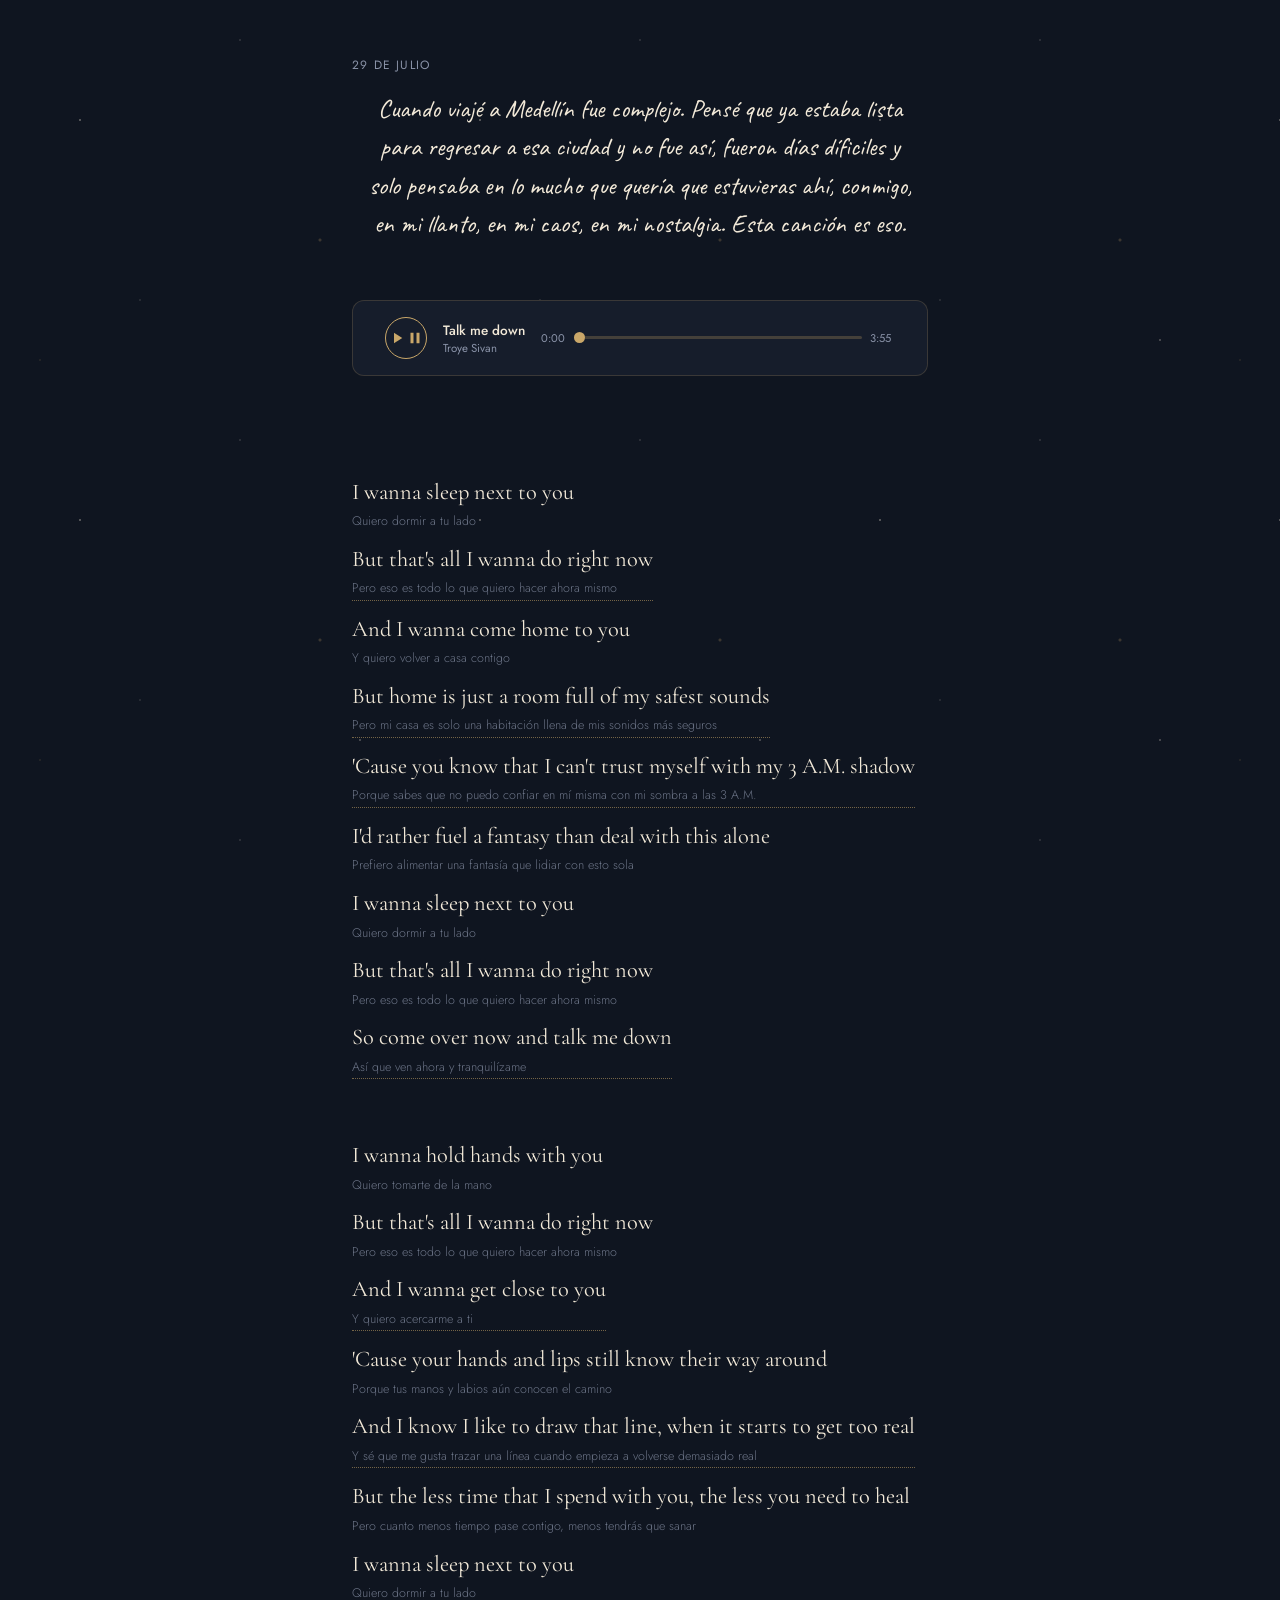
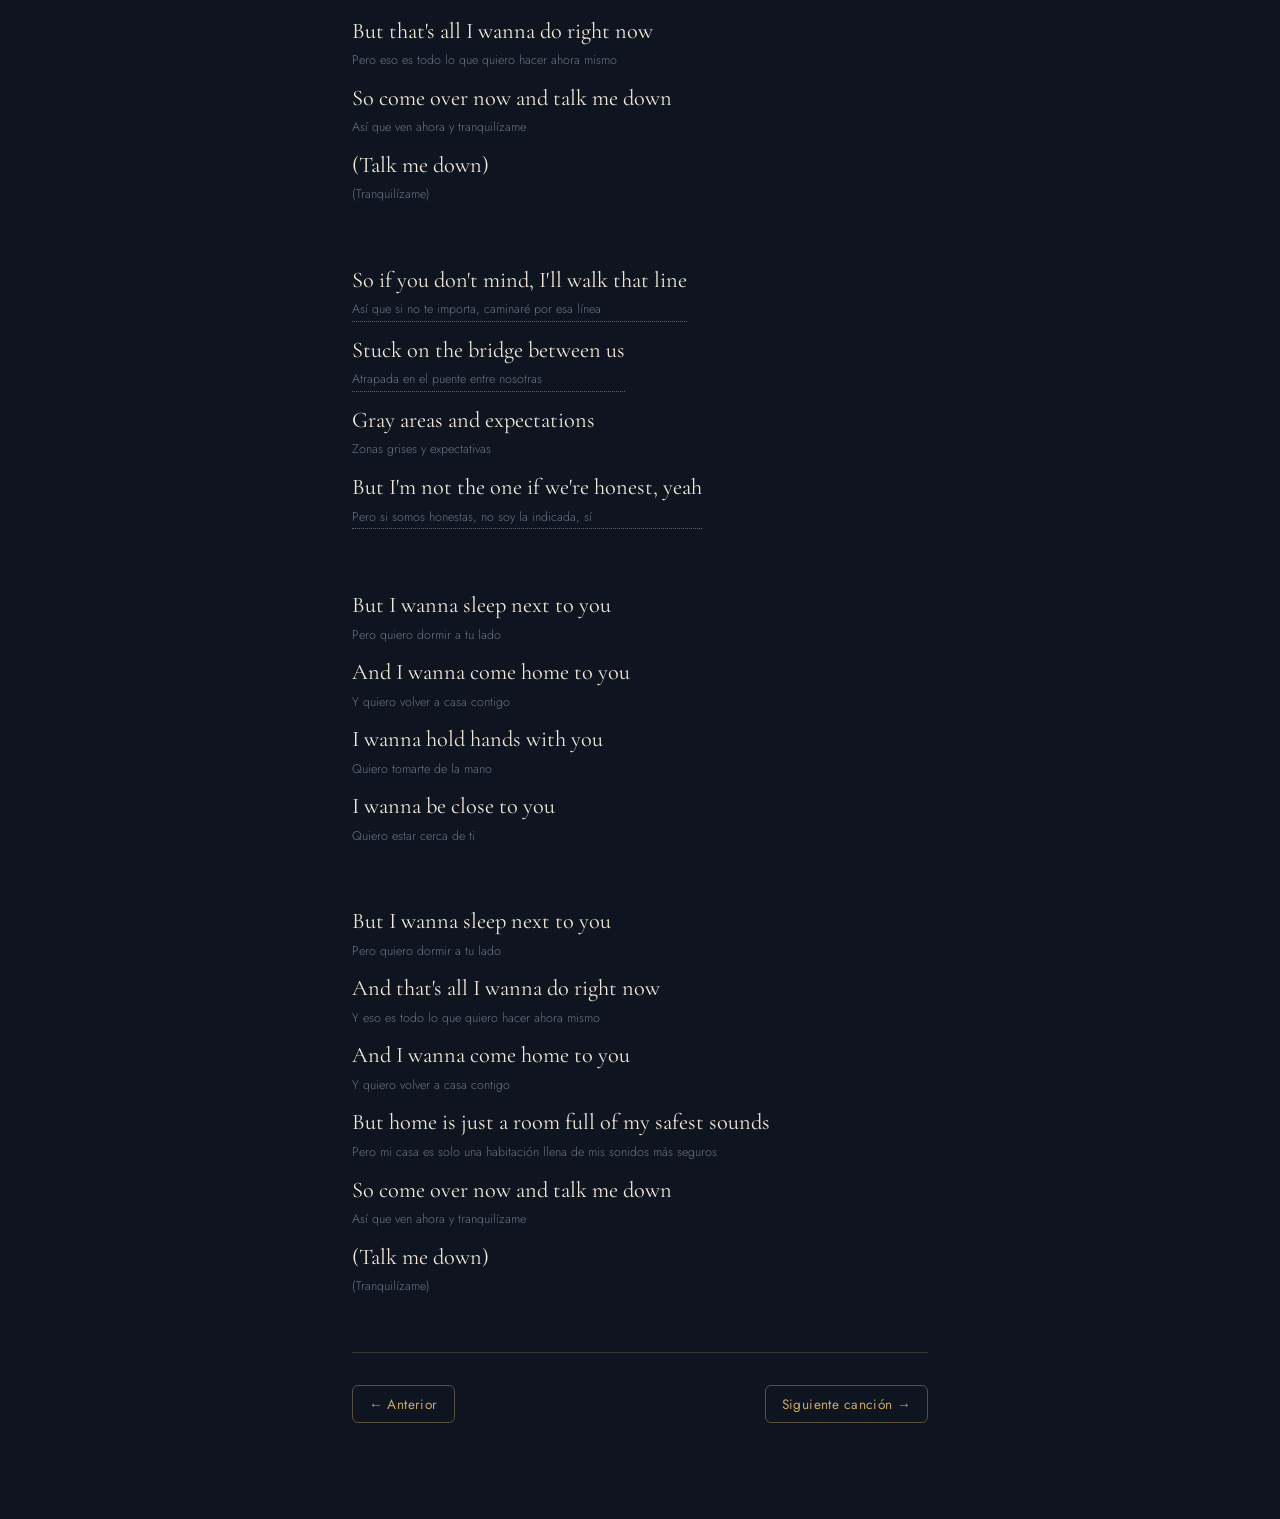
<file: cancion-7.html>
<!DOCTYPE html>
<html lang="es">
<head>
<meta charset="UTF-8">
<meta name="viewport" content="width=device-width, initial-scale=1.0">
<title>Para la robamedias</title>

<link rel="preconnect" href="https://fonts.googleapis.com">
<link href="https://fonts.googleapis.com/css2?family=Cormorant+Garamond:ital,wght@0,400;0,500;0,600;1,400;1,500&family=Caveat:wght@400;600;700&family=Jost:wght@300;400;500&display=swap" rel="stylesheet">

<link rel="stylesheet" href="style.css">

<!-- Salvaguarda: si JavaScript no carga, el contenido queda visible igual. -->
<script>document.documentElement.classList.add('js');</script>
</head>
<body>

  <div class="fondo-estrellas" aria-hidden="true"></div>

  <!-- Esta página NO tiene sobre: el sobre solo existe una vez, en index.html.
       Por eso "carta" no lleva el atributo "hidden" ni empieza oculta:
       aparece visible de una vez al cargar la página. -->
  <main id="carta" class="carta carta--visible">

    <p class="sobre__fecha">29 de julio</p>
    <p class="carta__relato">
      Cuando viajé a Medellín fue complejo. Pensé que ya estaba lista para regresar a esa ciudad y no fue así, fueron días díficiles y solo pensaba en lo mucho que quería que estuvieras ahí, conmigo, en mi llanto, en mi caos, en mi nostalgia. Esta canción es eso.
    </p>

    <!-- ============================================= -->
    <!-- REPRODUCTOR DE AUDIO                           -->
    <!-- ============================================= -->
    <div class="reproductor" id="reproductor">
      <audio id="audio" src="talkmedown.mp3" preload="metadata"></audio> <!-- CAMBIA la ruta del archivo -->

      <button id="btn-play" class="reproductor__play" aria-label="Reproducir">
        <svg class="icono-play" viewBox="0 0 24 24" width="18" height="18"><path d="M8 5v14l11-7z" fill="currentColor"/></svg>
        <svg class="icono-pausa" viewBox="0 0 24 24" width="18" height="18" hidden><path d="M6 5h4v14H6zM14 5h4v14h-4z" fill="currentColor"/></svg>
      </button>

      <div class="reproductor__info">
        <p class="reproductor__cancion">Talk me down</p> <!-- CAMBIA -->
        <p class="reproductor__artista">Troye Sivan</p> <!-- CAMBIA -->
      </div>

      <div class="reproductor__barra">
        <span class="reproductor__tiempo" id="tiempo-actual">0:00</span>
        <input type="range" id="progreso" class="reproductor__progreso" value="0" min="0" max="100" aria-label="Progreso de la canción">
        <span class="reproductor__tiempo" id="tiempo-total">0:00</span>
      </div>
    </div>

    <!-- ============================================= -->
    <!-- LETRA CON NOTAS AL MARGEN                      -->
    <!-- Mismo patrón que en index.html: cada verso con -->
    <!-- nota lleva data-nota="N" y su <aside> hermano.  -->
    <!-- ============================================= -->

    <section class="letra">
      <div class="estrofa">
        <p class="verso">I wanna sleep next to you<span class="traduccion">Quiero dormir a tu lado</span></p>
        <p class="verso verso--nota" data-nota="1">But that's all I wanna do right now<span class="traduccion">Pero eso es todo lo que quiero hacer ahora mismo</span></p>
        <aside class="nota" data-nota="1">Significa mucho para mi que solo durmamos juntas, sin que tenga que pasar nada mas</aside>
        <p class="verso">And I wanna come home to you<span class="traduccion">Y quiero volver a casa contigo</span></p>
        <p class="verso verso--nota" data-nota="2">But home is just a room full of my safest sounds<span class="traduccion">Pero mi casa es solo una habitación llena de mis sonidos más seguros</span></p>
        <aside class="nota" data-nota="2">me haces sentir segura contigo</aside>
        <p class="verso verso--nota" data-nota="3">'Cause you know that I can't trust myself with my 3 A.M. shadow<span class="traduccion">Porque sabes que no puedo confiar en mí misma con mi sombra a las 3 A.M.</span></p>
        <aside class="nota" data-nota="3">he tenido noches de desvelos donde temo por lo que pueda suceder</aside>
        <p class="verso">I'd rather fuel a fantasy than deal with this alone<span class="traduccion">Prefiero alimentar una fantasía que lidiar con esto sola</span></p>
        <p class="verso">I wanna sleep next to you<span class="traduccion">Quiero dormir a tu lado</span></p>
        <p class="verso">But that's all I wanna do right now<span class="traduccion">Pero eso es todo lo que quiero hacer ahora mismo</span></p>
        <p class="verso verso--nota" data-nota="4">So come over now and talk me down<span class="traduccion">Así que ven ahora y tranquilízame</span></p>
        <aside class="nota" data-nota="4">que estes para mi me conforta demasiado</aside>
      </div>
    
      <div class="estrofa">
        <p class="verso">I wanna hold hands with you<span class="traduccion">Quiero tomarte de la mano</span></p>
        <p class="verso">But that's all I wanna do right now<span class="traduccion">Pero eso es todo lo que quiero hacer ahora mismo</span></p>
        <p class="verso verso--nota" data-nota="5">And I wanna get close to you<span class="traduccion">Y quiero acercarme a ti</span></p>
        <aside class="nota" data-nota="5">nuestros cuerpos podrian unirse en uno y no seria suficiente</aside>
        <p class="verso">'Cause your hands and lips still know their way around<span class="traduccion">Porque tus manos y labios aún conocen el camino</span></p>
        <p class="verso verso--nota" data-nota="6">And I know I like to draw that line, when it starts to get too real<span class="traduccion">Y sé que me gusta trazar una línea cuando empieza a volverse demasiado real</span></p>
        <aside class="nota" data-nota="6">suelo huir cuando se pone muy serio</aside>
        <p class="verso">But the less time that I spend with you, the less you need to heal<span class="traduccion">Pero cuanto menos tiempo pase contigo, menos tendrás que sanar</span></p>
        <p class="verso">I wanna sleep next to you<span class="traduccion">Quiero dormir a tu lado</span></p>
        <p class="verso">But that's all I wanna do right now<span class="traduccion">Pero eso es todo lo que quiero hacer ahora mismo</span></p>
        <p class="verso">So come over now and talk me down<span class="traduccion">Así que ven ahora y tranquilízame</span></p>
        <p class="verso">(Talk me down)<span class="traduccion">(Tranquilízame)</span></p>
      </div>
    
      <div class="estrofa">
        <p class="verso verso--nota" data-nota="7">So if you don't mind, I'll walk that line<span class="traduccion">Así que si no te importa, caminaré por esa línea</span></p>
        <aside class="nota" data-nota="7">¿puedo...</aside>
        <p class="verso verso--nota" data-nota="8">Stuck on the bridge between us<span class="traduccion">Atrapada en el puente entre nosotras</span></p>
        <aside class="nota" data-nota="8">...derrumbar la pared?</aside>
        <p class="verso">Gray areas and expectations<span class="traduccion">Zonas grises y expectativas</span></p>
        <p class="verso verso--nota" data-nota="9">But I'm not the one if we're honest, yeah<span class="traduccion">Pero si somos honestas, no soy la indicada, sí</span></p>
        <aside class="nota" data-nota="9">sigo temiendo ser demasiado</aside>
     </div>
     <div class="estrofa">  
        <p class="verso">But I wanna sleep next to you<span class="traduccion">Pero quiero dormir a tu lado</span></p>
        <p class="verso">And I wanna come home to you<span class="traduccion">Y quiero volver a casa contigo</span></p>
        <p class="verso">I wanna hold hands with you<span class="traduccion">Quiero tomarte de la mano</span></p>
        <p class="verso">I wanna be close to you<span class="traduccion">Quiero estar cerca de ti</span></p>
      </div>
    
      <!-- Coro repetido -->
      <div class="estrofa">
        <p class="verso">But I wanna sleep next to you<span class="traduccion">Pero quiero dormir a tu lado</span></p>
        <p class="verso">And that's all I wanna do right now<span class="traduccion">Y eso es todo lo que quiero hacer ahora mismo</span></p>
        <p class="verso">And I wanna come home to you<span class="traduccion">Y quiero volver a casa contigo</span></p>
        <p class="verso">But home is just a room full of my safest sounds<span class="traduccion">Pero mi casa es solo una habitación llena de mis sonidos más seguros</span></p>
        <p class="verso">So come over now and talk me down<span class="traduccion">Así que ven ahora y tranquilízame</span></p>
        <p class="verso">(Talk me down)<span class="traduccion">(Tranquilízame)</span></p>
      </div>
    
    </section>
    

    <!-- Navegación: esta página SÍ tiene "anterior" (vuelve a la portada / canción 1)
         y "siguiente" (a la canción 3). CAMBIA los href según tus archivos. -->
    <nav class="navegacion">
      <a href="cancion-6.html" class="navegacion__anterior">← Anterior</a>
      <a href="cancion-8.html" class="navegacion__siguiente">Siguiente canción →</a>
    </nav>

  </main>

<script src="script.js"></script>
</body>
</html>
</file>
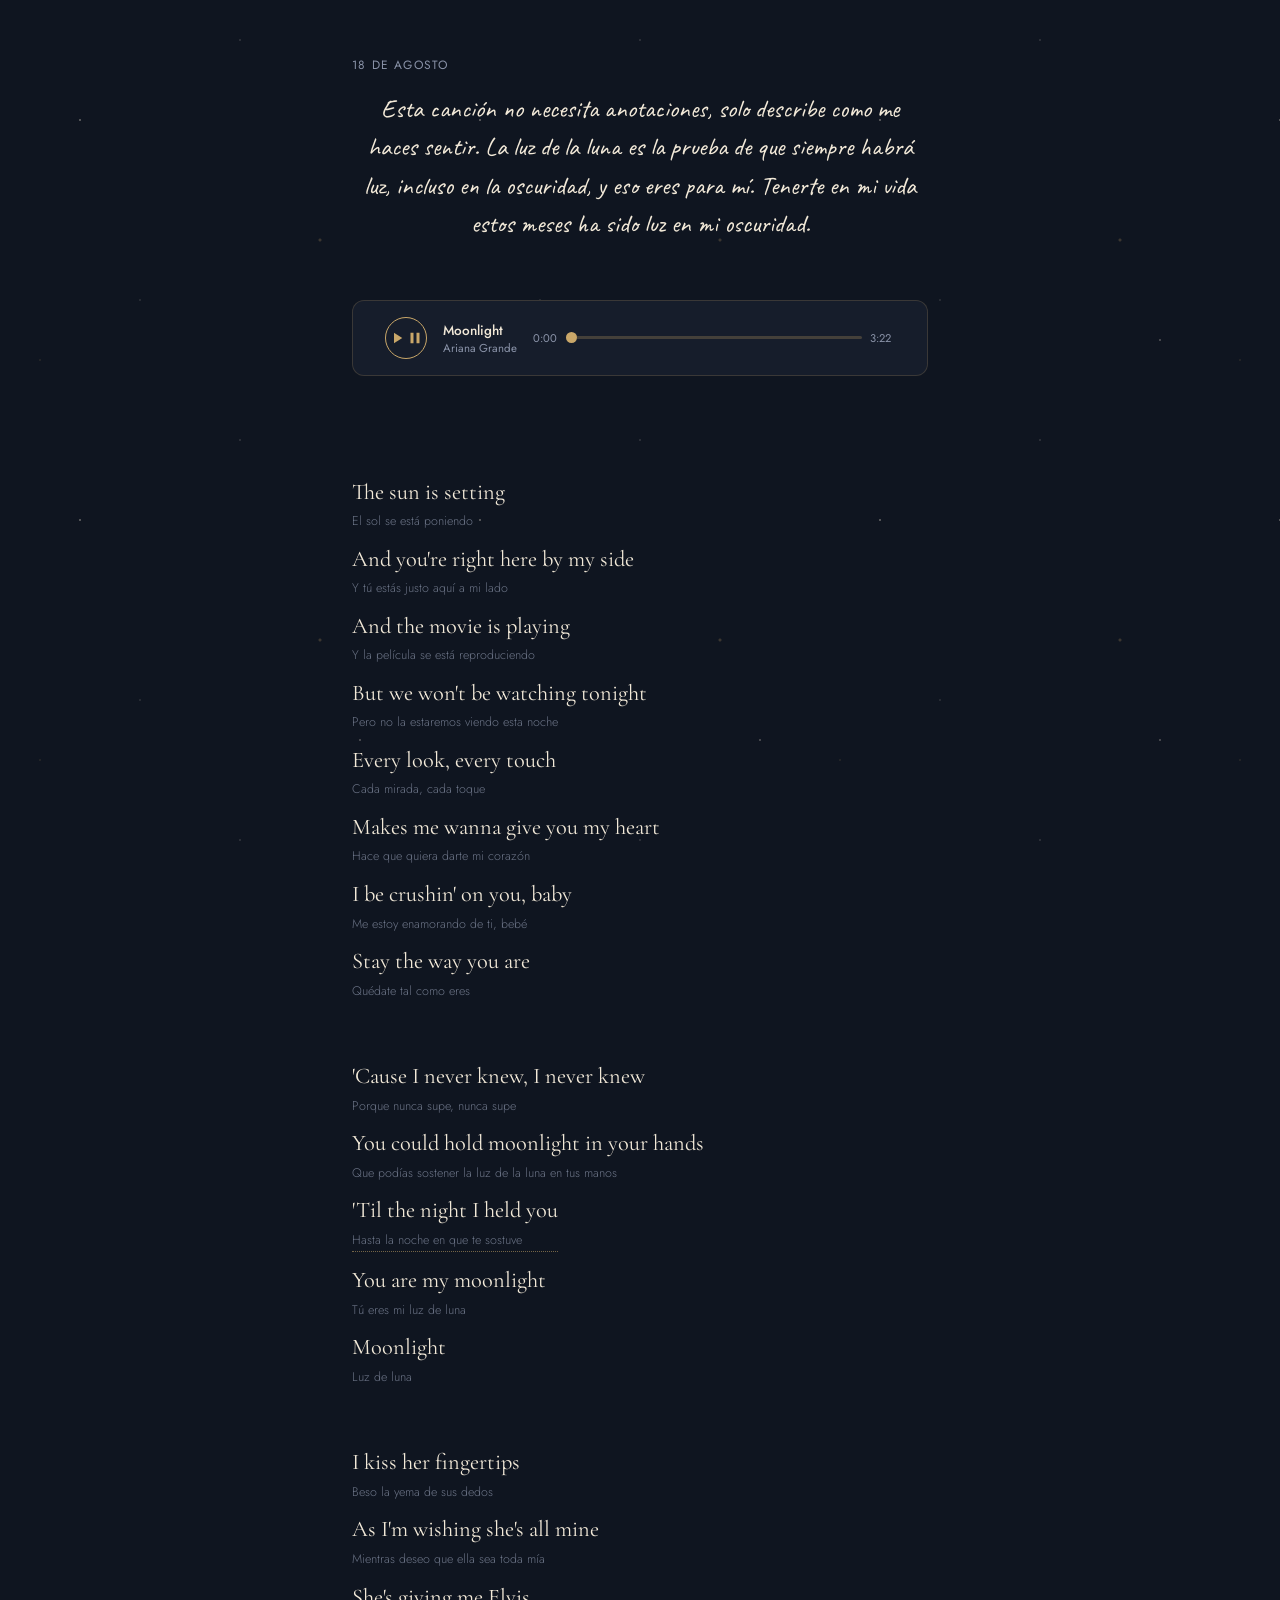
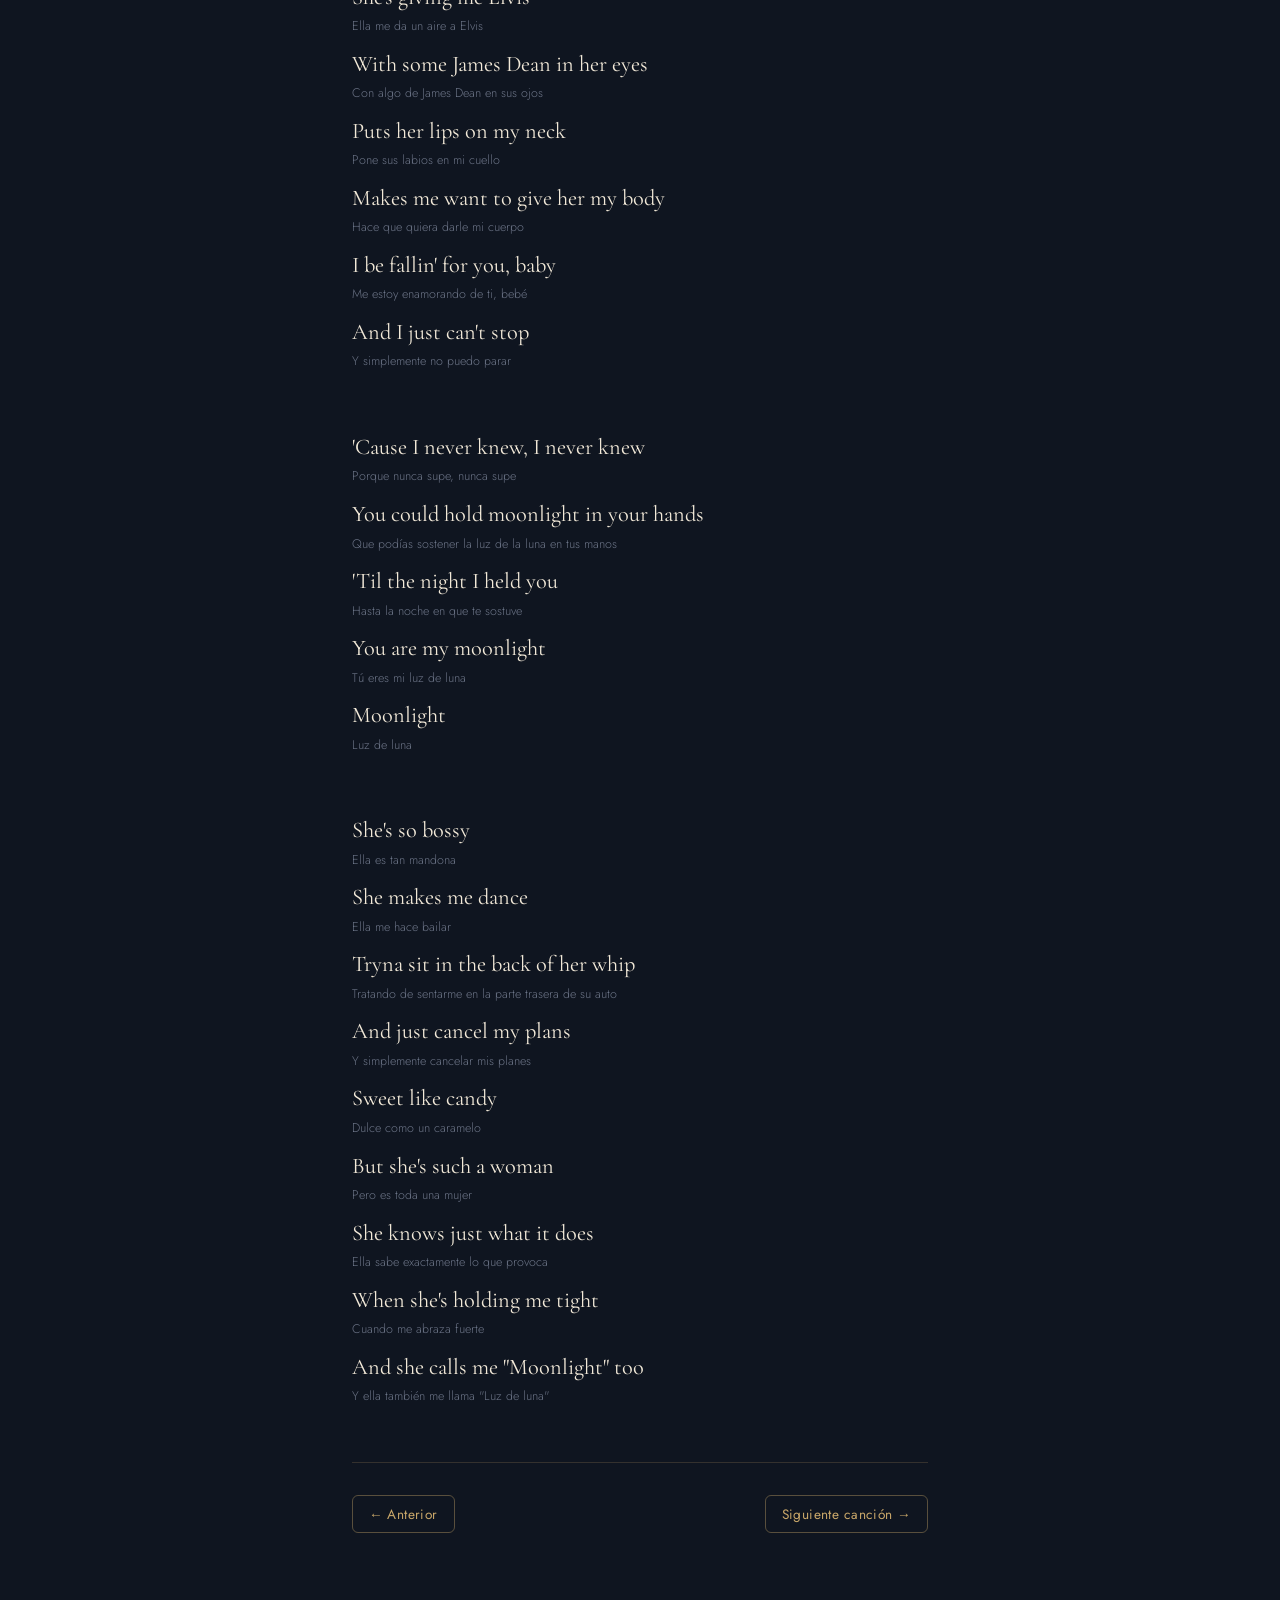
<file: cancion-8.html>
<!DOCTYPE html>
<html lang="es">
<head>
<meta charset="UTF-8">
<meta name="viewport" content="width=device-width, initial-scale=1.0">
<title>Para la robamedias</title>

<link rel="preconnect" href="https://fonts.googleapis.com">
<link href="https://fonts.googleapis.com/css2?family=Cormorant+Garamond:ital,wght@0,400;0,500;0,600;1,400;1,500&family=Caveat:wght@400;600;700&family=Jost:wght@300;400;500&display=swap" rel="stylesheet">

<link rel="stylesheet" href="style.css">

<!-- Salvaguarda: si JavaScript no carga, el contenido queda visible igual. -->
<script>document.documentElement.classList.add('js');</script>
</head>
<body>

  <div class="fondo-estrellas" aria-hidden="true"></div>

  <!-- Esta página NO tiene sobre: el sobre solo existe una vez, en index.html.
       Por eso "carta" no lleva el atributo "hidden" ni empieza oculta:
       aparece visible de una vez al cargar la página. -->
  <main id="carta" class="carta carta--visible">

    <p class="sobre__fecha">18 de Agosto</p>
    <p class="carta__relato">
      Esta canción no necesita anotaciones, solo describe como me haces sentir. La luz de la luna es la prueba de que siempre habrá luz, incluso en la oscuridad, y eso eres para mí. Tenerte en mi vida estos meses ha sido luz en mi oscuridad. 
    </p>

    <!-- ============================================= -->
    <!-- REPRODUCTOR DE AUDIO                           -->
    <!-- ============================================= -->
    <div class="reproductor" id="reproductor">
      <audio id="audio" src="moonlight.mp3" preload="metadata"></audio> <!-- CAMBIA la ruta del archivo -->

      <button id="btn-play" class="reproductor__play" aria-label="Reproducir">
        <svg class="icono-play" viewBox="0 0 24 24" width="18" height="18"><path d="M8 5v14l11-7z" fill="currentColor"/></svg>
        <svg class="icono-pausa" viewBox="0 0 24 24" width="18" height="18" hidden><path d="M6 5h4v14H6zM14 5h4v14h-4z" fill="currentColor"/></svg>
      </button>

      <div class="reproductor__info">
        <p class="reproductor__cancion">Moonlight</p> <!-- CAMBIA -->
        <p class="reproductor__artista">Ariana Grande</p> <!-- CAMBIA -->
      </div>

      <div class="reproductor__barra">
        <span class="reproductor__tiempo" id="tiempo-actual">0:00</span>
        <input type="range" id="progreso" class="reproductor__progreso" value="0" min="0" max="100" aria-label="Progreso de la canción">
        <span class="reproductor__tiempo" id="tiempo-total">0:00</span>
      </div>
    </div>

    <!-- ============================================= -->
    <!-- LETRA CON NOTAS AL MARGEN                      -->
    <!-- Mismo patrón que en index.html: cada verso con -->
    <!-- nota lleva data-nota="N" y su <aside> hermano.  -->
    <!-- ============================================= -->

    <section class="letra">
      <div class="estrofa">
        <p class="verso">The sun is setting<span class="traduccion">El sol se está poniendo</span></p>
        <p class="verso">And you're right here by my side<span class="traduccion">Y tú estás justo aquí a mi lado</span></p>
        <p class="verso">And the movie is playing<span class="traduccion">Y la película se está reproduciendo</span></p>
        <p class="verso">But we won't be watching tonight<span class="traduccion">Pero no la estaremos viendo esta noche</span></p>
        <p class="verso">Every look, every touch<span class="traduccion">Cada mirada, cada toque</span></p>
        <p class="verso">Makes me wanna give you my heart<span class="traduccion">Hace que quiera darte mi corazón</span></p>
        <p class="verso">I be crushin' on you, baby<span class="traduccion">Me estoy enamorando de ti, bebé</span></p>
        <p class="verso">Stay the way you are<span class="traduccion">Quédate tal como eres</span></p>
      </div>
    
      <div class="estrofa">
        <p class="verso">'Cause I never knew, I never knew<span class="traduccion">Porque nunca supe, nunca supe</span></p>
        <p class="verso">You could hold moonlight in your hands<span class="traduccion">Que podías sostener la luz de la luna en tus manos</span></p>
        <p class="verso verso--nota" data-nota="1">'Til the night I held you<span class="traduccion">Hasta la noche en que te sostuve</span></p>
        <aside class="nota nota--resaltada" data-nota="1">¿es muy cursi decir que quiero sostener tu rostro por siempre?</aside>
        <p class="verso">You are my moonlight<span class="traduccion">Tú eres mi luz de luna</span></p>
        <p class="verso">Moonlight<span class="traduccion">Luz de luna</span></p>
      </div>
    
      <div class="estrofa">
        <p class="verso">I kiss her fingertips<span class="traduccion">Beso la yema de sus dedos</span></p>
        <p class="verso">As I'm wishing she's all mine<span class="traduccion">Mientras deseo que ella sea toda mía</span></p>
        <p class="verso">She's giving me Elvis<span class="traduccion">Ella me da un aire a Elvis</span></p>
        <p class="verso">With some James Dean in her eyes<span class="traduccion">Con algo de James Dean en sus ojos</span></p>
        <p class="verso">Puts her lips on my neck<span class="traduccion">Pone sus labios en mi cuello</span></p>
        <p class="verso">Makes me want to give her my body<span class="traduccion">Hace que quiera darle mi cuerpo</span></p>
        <p class="verso">I be fallin' for you, baby<span class="traduccion">Me estoy enamorando de ti, bebé</span></p>
        <p class="verso">And I just can't stop<span class="traduccion">Y simplemente no puedo parar</span></p>
      </div>

       <div class="estrofa">
        <p class="verso">'Cause I never knew, I never knew<span class="traduccion">Porque nunca supe, nunca supe</span></p>
        <p class="verso">You could hold moonlight in your hands<span class="traduccion">Que podías sostener la luz de la luna en tus manos</span></p>
        <p class="verso">'Til the night I held you<span class="traduccion">Hasta la noche en que te sostuve</span></p>
        <p class="verso">You are my moonlight<span class="traduccion">Tú eres mi luz de luna</span></p>
        <p class="verso">Moonlight<span class="traduccion">Luz de luna</span></p>
      </div>

      <div class="estrofa">
        <p class="verso">She's so bossy<span class="traduccion">Ella es tan mandona</span></p>
        <p class="verso">She makes me dance<span class="traduccion">Ella me hace bailar</span></p>
        <p class="verso">Tryna sit in the back of her whip<span class="traduccion">Tratando de sentarme en la parte trasera de su auto</span></p>
        <p class="verso">And just cancel my plans<span class="traduccion">Y simplemente cancelar mis planes</span></p>
        <p class="verso">Sweet like candy<span class="traduccion">Dulce como un caramelo</span></p>
        <p class="verso">But she's such a woman<span class="traduccion">Pero es toda una mujer</span></p>
        <p class="verso">She knows just what it does<span class="traduccion">Ella sabe exactamente lo que provoca</span></p>
        <p class="verso">When she's holding me tight<span class="traduccion">Cuando me abraza fuerte</span></p>
        <p class="verso">And she calls me "Moonlight" too<span class="traduccion">Y ella también me llama "Luz de luna"</span></p>
    
      </div>
    
    </section>
    <!-- Navegación: esta página SÍ tiene "anterior" (vuelve a la portada / canción 1)
         y "siguiente" (a la canción 3). CAMBIA los href según tus archivos. -->
    <nav class="navegacion">
      <a href="cancion-7.html" class="navegacion__anterior">← Anterior</a>
      <a href="cancion-9.html" class="navegacion__siguiente">Siguiente canción →</a>
    </nav>

  </main>

<script src="script.js"></script>
</body>
</html>
</file>
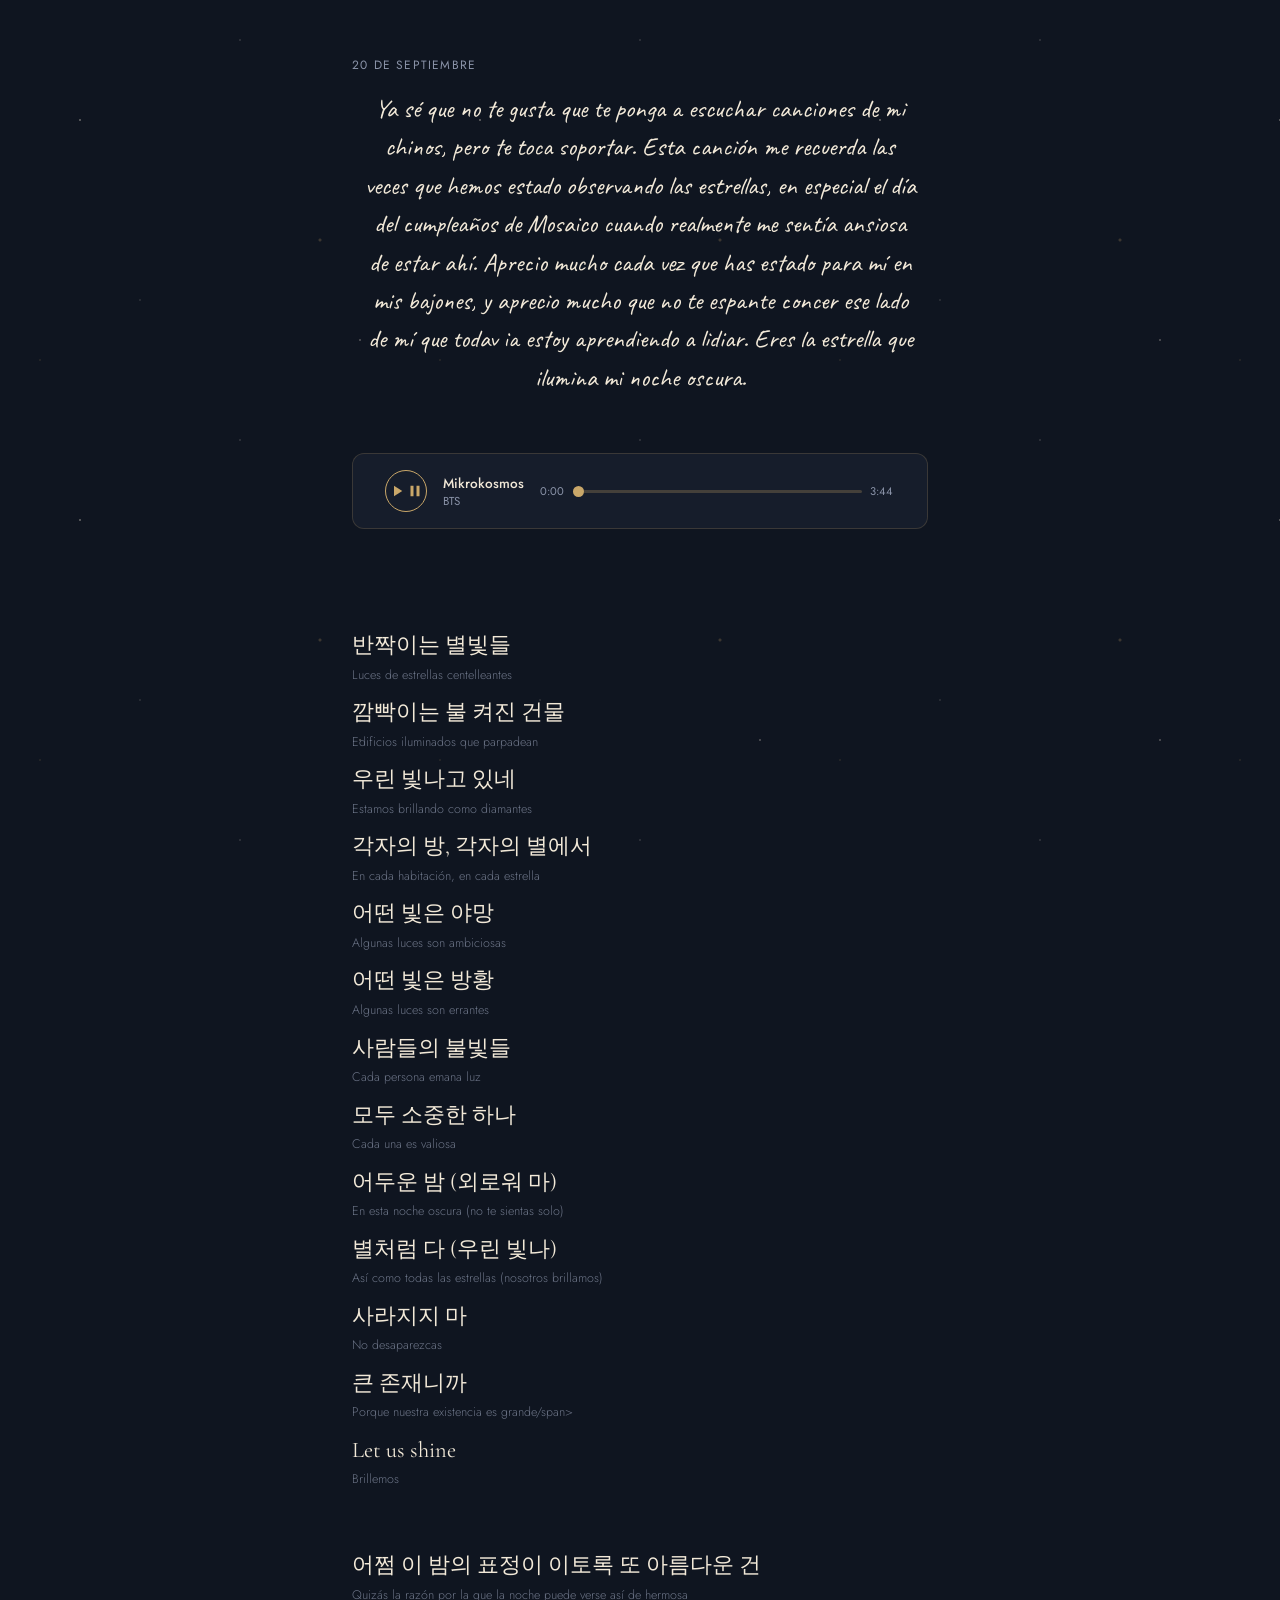
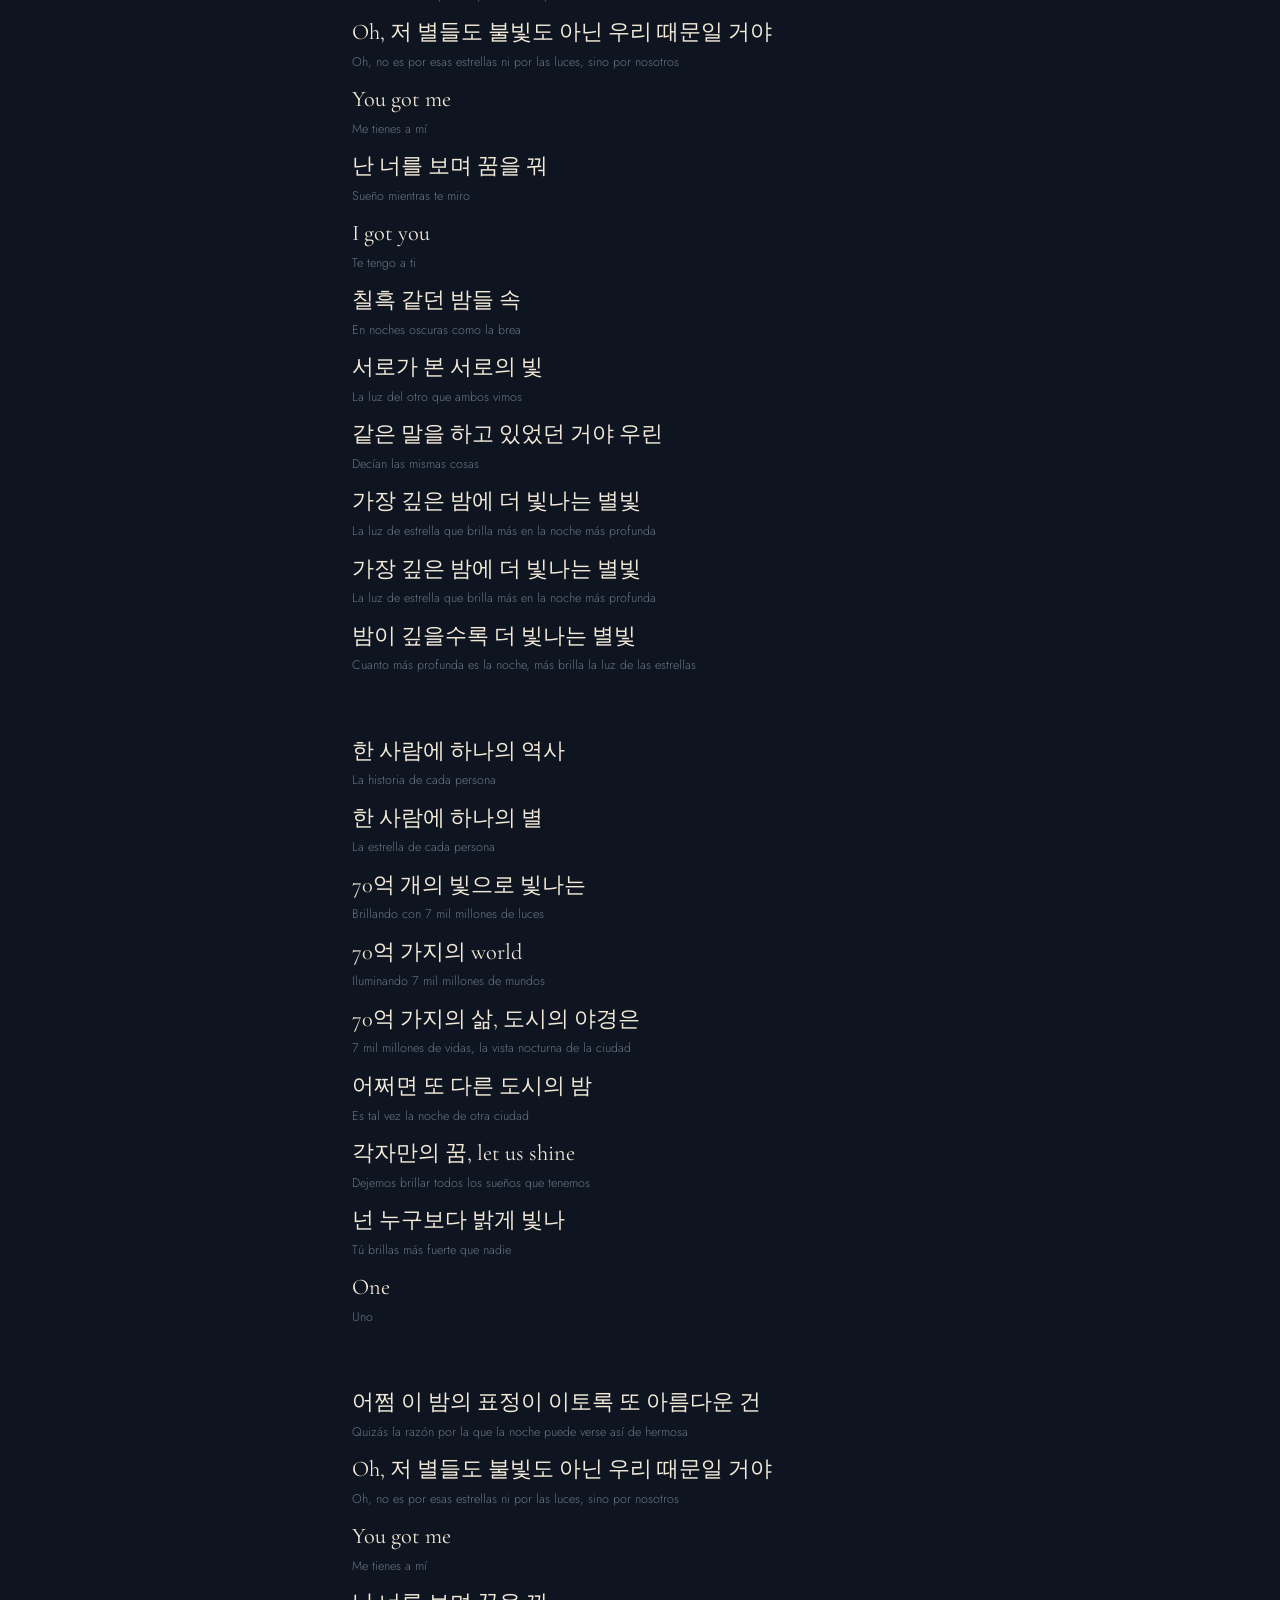
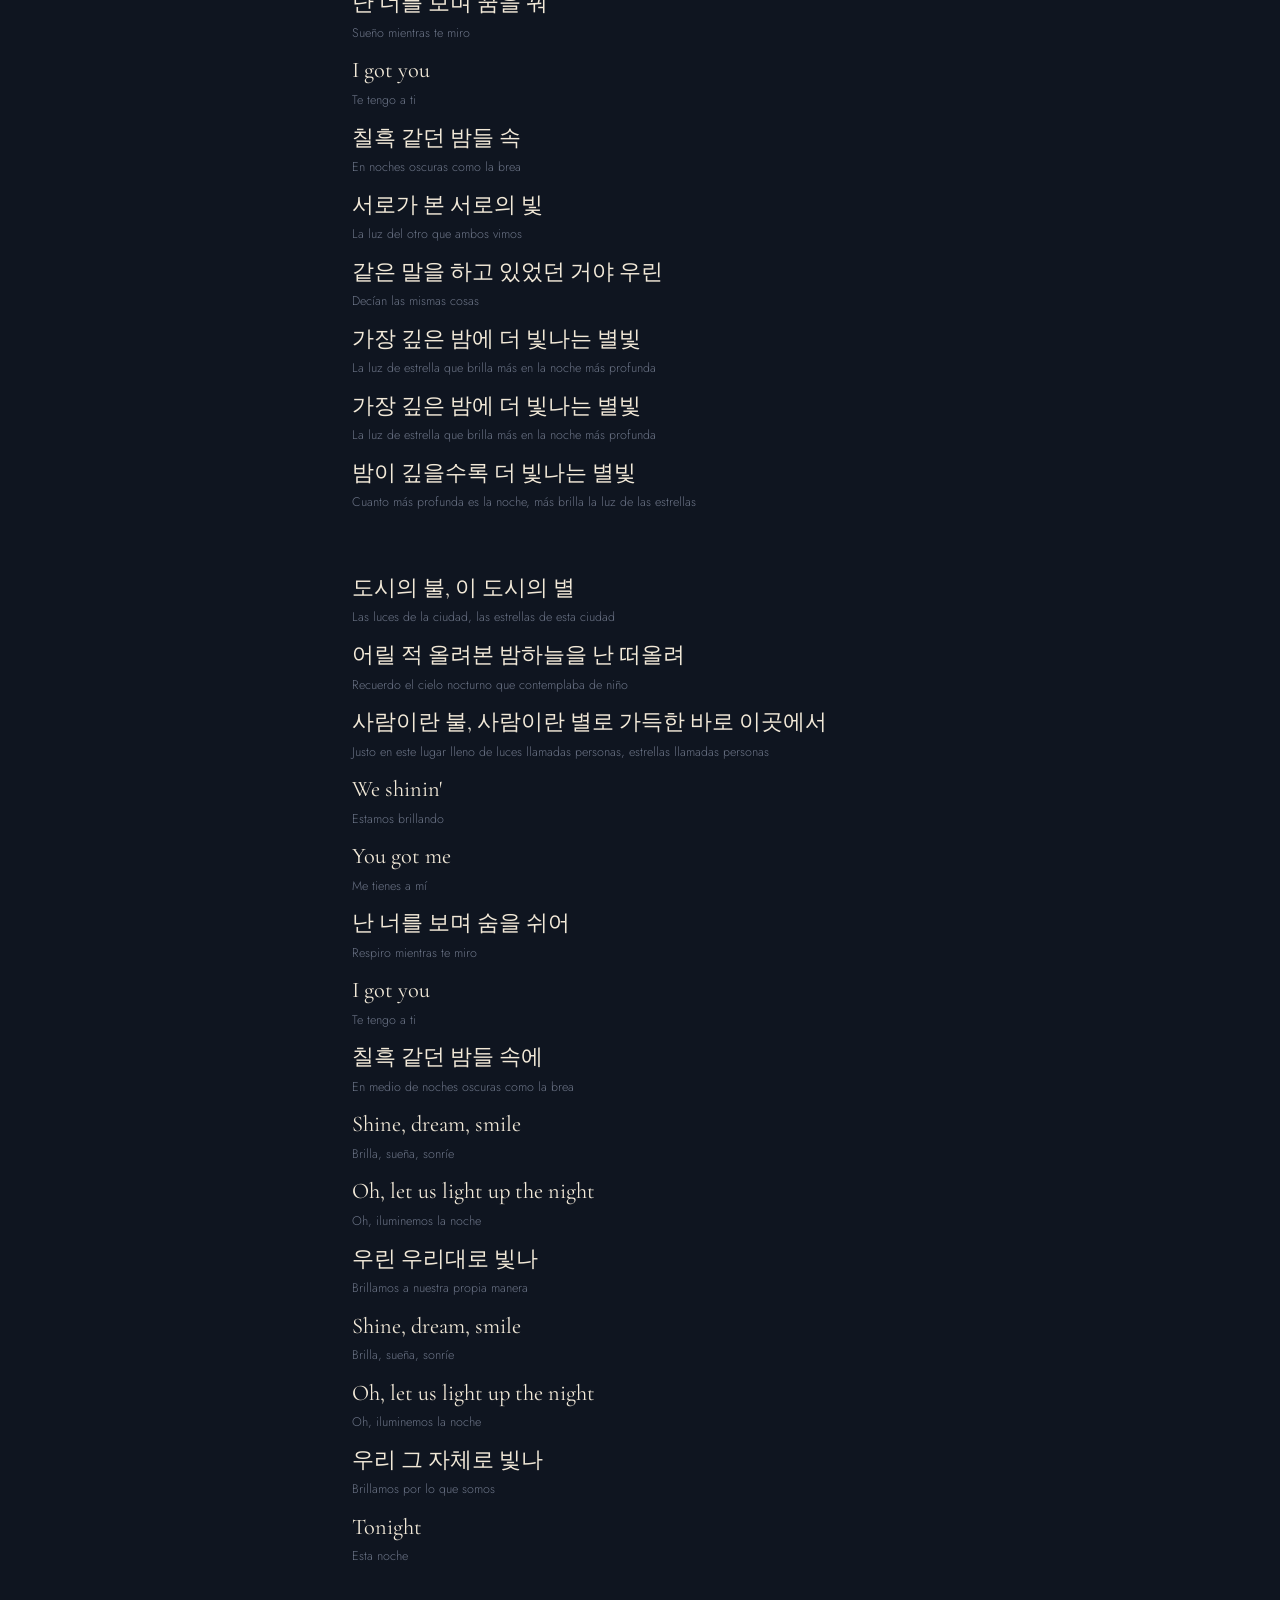
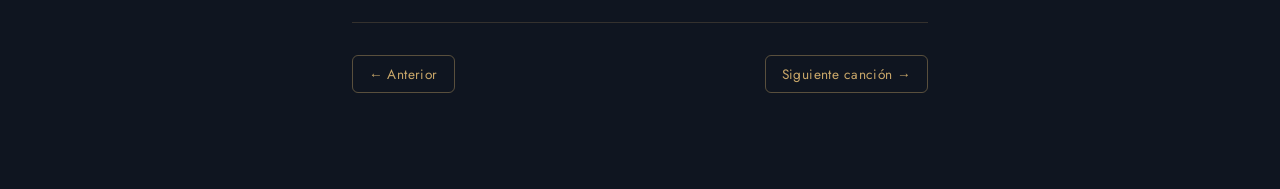
<file: cancion-9.html>
<!DOCTYPE html>
<html lang="es">
<head>
<meta charset="UTF-8">
<meta name="viewport" content="width=device-width, initial-scale=1.0">
<title>Para la robamedias</title>

<link rel="preconnect" href="https://fonts.googleapis.com">
<link href="https://fonts.googleapis.com/css2?family=Cormorant+Garamond:ital,wght@0,400;0,500;0,600;1,400;1,500&family=Caveat:wght@400;600;700&family=Jost:wght@300;400;500&display=swap" rel="stylesheet">

<link rel="stylesheet" href="style.css">

<!-- Salvaguarda: si JavaScript no carga, el contenido queda visible igual. -->
<script>document.documentElement.classList.add('js');</script>
</head>
<body>

  <div class="fondo-estrellas" aria-hidden="true"></div>

  <!-- Esta página NO tiene sobre: el sobre solo existe una vez, en index.html.
       Por eso "carta" no lleva el atributo "hidden" ni empieza oculta:
       aparece visible de una vez al cargar la página. -->
  <main id="carta" class="carta carta--visible">

    <p class="sobre__fecha">20 de Septiembre</p>
    <p class="carta__relato">
      Ya sé que no te gusta que te ponga a escuchar canciones de mi chinos, pero te toca soportar. Esta canción me recuerda las veces que hemos estado observando las estrellas, en especial el día del cumpleaños de Mosaico cuando realmente me sentía ansiosa de estar ahí. Aprecio mucho cada vez que has estado para mí en mis bajones, y aprecio mucho que no te espante concer ese lado de mí que todav
      ia estoy aprendiendo a lidiar. Eres la estrella que ilumina mi noche oscura. 
    </p>

    <!-- ============================================= -->
    <!-- REPRODUCTOR DE AUDIO                           -->
    <!-- ============================================= -->
    <div class="reproductor" id="reproductor">
      <audio id="audio" src="mikrokosmos.mp3" preload="metadata"></audio> <!-- CAMBIA la ruta del archivo -->

      <button id="btn-play" class="reproductor__play" aria-label="Reproducir">
        <svg class="icono-play" viewBox="0 0 24 24" width="18" height="18"><path d="M8 5v14l11-7z" fill="currentColor"/></svg>
        <svg class="icono-pausa" viewBox="0 0 24 24" width="18" height="18" hidden><path d="M6 5h4v14H6zM14 5h4v14h-4z" fill="currentColor"/></svg>
      </button>

      <div class="reproductor__info">
        <p class="reproductor__cancion">Mikrokosmos</p> <!-- CAMBIA -->
        <p class="reproductor__artista">BTS</p> <!-- CAMBIA -->
      </div>

      <div class="reproductor__barra">
        <span class="reproductor__tiempo" id="tiempo-actual">0:00</span>
        <input type="range" id="progreso" class="reproductor__progreso" value="0" min="0" max="100" aria-label="Progreso de la canción">
        <span class="reproductor__tiempo" id="tiempo-total">0:00</span>
      </div>
    </div>

    <!-- ============================================= -->
    <!-- LETRA CON NOTAS AL MARGEN                      -->
    <!-- Mismo patrón que en index.html: cada verso con -->
    <!-- nota lleva data-nota="N" y su <aside> hermano.  -->
    <!-- ============================================= -->

    <section class="letra">
  <div class="estrofa">
    <p class="verso">반짝이는 별빛들<span class="traduccion">Luces de estrellas centelleantes</span></p>
    <p class="verso">깜빡이는 불 켜진 건물<span class="traduccion">Edificios iluminados que parpadean</span></p>
    <p class="verso">우린 빛나고 있네<span class="traduccion">Estamos brillando como diamantes</span></p>
    <p class="verso">각자의 방, 각자의 별에서<span class="traduccion">En cada habitación, en cada estrella</span></p>
    <p class="verso">어떤 빛은 야망<span class="traduccion">Algunas luces son ambiciosas</span></p>
    <p class="verso">어떤 빛은 방황<span class="traduccion">Algunas luces son errantes</span></p>
    <p class="verso">사람들의 불빛들<span class="traduccion">Cada persona emana luz</span></p>
    <p class="verso">모두 소중한 하나<span class="traduccion">Cada una es valiosa</span></p>
    <p class="verso">어두운 밤 (외로워 마)<span class="traduccion">En esta noche oscura (no te sientas solo) </span></p>
    <p class="verso">별처럼 다 (우린 빛나)<span class="traduccion">Así como todas las estrellas (nosotros brillamos)</span></p>
    <p class="verso">사라지지 마<span class="traduccion">No desaparezcas</span></p>
    <p class="verso">큰 존재니까<span class="traduccion">Porque nuestra existencia es grande/span></p>
    <p class="verso">Let us shine<span class="traduccion">Brillemos</span></p>
  </div>

  <div class="estrofa">
    <p class="verso">어쩜 이 밤의 표정이 이토록 또 아름다운 건<span class="traduccion">Quizás la razón por la que la noche puede verse así de hermosa</span></p>
    <p class="verso">Oh, 저 별들도 불빛도 아닌 우리 때문일 거야<span class="traduccion">Oh, no es por esas estrellas ni por las luces, sino por nosotros</span></p>
    <p class="verso">You got me<span class="traduccion">Me tienes a mí</span></p>
    <p class="verso">난 너를 보며 꿈을 꿔<span class="traduccion">Sueño mientras te miro</span></p>
    <p class="verso">I got you<span class="traduccion">Te tengo a ti</span></p>
    <p class="verso">칠흑 같던 밤들 속<span class="traduccion">En noches oscuras como la brea</span></p>
    <p class="verso">서로가 본 서로의 빛<span class="traduccion">La luz del otro que ambos vimos</span></p>
    <p class="verso">같은 말을 하고 있었던 거야 우린<span class="traduccion">Decían las mismas cosas</span></p>
    <p class="verso">가장 깊은 밤에 더 빛나는 별빛<span class="traduccion">La luz de estrella que brilla más en la noche más profunda</span></p>
    <p class="verso">가장 깊은 밤에 더 빛나는 별빛<span class="traduccion">La luz de estrella que brilla más en la noche más profunda</span></p>
    <p class="verso">밤이 깊을수록 더 빛나는 별빛<span class="traduccion">Cuanto más profunda es la noche, más brilla la luz de las estrellas</span></p>
  </div>

  <div class="estrofa">
    <p class="verso">한 사람에 하나의 역사<span class="traduccion">La historia de cada persona</span></p>
    <p class="verso">한 사람에 하나의 별<span class="traduccion">La estrella de cada persona</span></p>
    <p class="verso">70억 개의 빛으로 빛나는<span class="traduccion">Brillando con 7 mil millones de luces</span></p>
    <p class="verso">70억 가지의 world<span class="traduccion">Iluminando 7 mil millones de mundos</span></p>
    <p class="verso">70억 가지의 삶, 도시의 야경은<span class="traduccion">7 mil millones de vidas, la vista nocturna de la ciudad</span></p>
    <p class="verso">어쩌면 또 다른 도시의 밤<span class="traduccion">Es tal vez la noche de otra ciudad</span></p>
    <p class="verso">각자만의 꿈, let us shine<span class="traduccion">Dejemos brillar todos los sueños que tenemos</span></p>
    <p class="verso">넌 누구보다 밝게 빛나<span class="traduccion">Tú brillas más fuerte que nadie</span></p>
    <p class="verso">One<span class="traduccion">Uno</span></p>
  </div>

  <div class="estrofa">
    <p class="verso">어쩜 이 밤의 표정이 이토록 또 아름다운 건<span class="traduccion">Quizás la razón por la que la noche puede verse así de hermosa</span></p>
    <p class="verso">Oh, 저 별들도 불빛도 아닌 우리 때문일 거야<span class="traduccion">Oh, no es por esas estrellas ni por las luces, sino por nosotros</span></p>
    <p class="verso">You got me<span class="traduccion">Me tienes a mí</span></p>
    <p class="verso">난 너를 보며 꿈을 꿔<span class="traduccion">Sueño mientras te miro</span></p>
    <p class="verso">I got you<span class="traduccion">Te tengo a ti</span></p>
    <p class="verso">칠흑 같던 밤들 속<span class="traduccion">En noches oscuras como la brea</span></p>
    <p class="verso">서로가 본 서로의 빛<span class="traduccion">La luz del otro que ambos vimos</span></p>
    <p class="verso">같은 말을 하고 있었던 거야 우린<span class="traduccion">Decían las mismas cosas</span></p>
    <p class="verso">가장 깊은 밤에 더 빛나는 별빛<span class="traduccion">La luz de estrella que brilla más en la noche más profunda</span></p>
    <p class="verso">가장 깊은 밤에 더 빛나는 별빛<span class="traduccion">La luz de estrella que brilla más en la noche más profunda</span></p>
    <p class="verso">밤이 깊을수록 더 빛나는 별빛<span class="traduccion">Cuanto más profunda es la noche, más brilla la luz de las estrellas</span></p>
  </div>

  <div class="estrofa">
    <p class="verso">도시의 불, 이 도시의 별<span class="traduccion">Las luces de la ciudad, las estrellas de esta ciudad</span></p>
    <p class="verso">어릴 적 올려본 밤하늘을 난 떠올려<span class="traduccion">Recuerdo el cielo nocturno que contemplaba de niño</span></p>
    <p class="verso">사람이란 불, 사람이란 별로 가득한 바로 이곳에서<span class="traduccion">Justo en este lugar lleno de luces llamadas personas, estrellas llamadas personas</span></p>
    <p class="verso">We shinin'<span class="traduccion">Estamos brillando</span></p>
    <p class="verso">You got me<span class="traduccion">Me tienes a mí</span></p>
    <p class="verso">난 너를 보며 숨을 쉬어<span class="traduccion">Respiro mientras te miro</span></p>
    <p class="verso">I got you<span class="traduccion">Te tengo a ti</span></p>
    <p class="verso">칠흑 같던 밤들 속에<span class="traduccion">En medio de noches oscuras como la brea</span></p>
    <p class="verso">Shine, dream, smile<span class="traduccion">Brilla, sueña, sonríe</span></p>
    <p class="verso">Oh, let us light up the night<span class="traduccion">Oh, iluminemos la noche</span></p>
    <p class="verso">우린 우리대로 빛나<span class="traduccion">Brillamos a nuestra propia manera</span></p>
    <p class="verso">Shine, dream, smile<span class="traduccion">Brilla, sueña, sonríe</span></p>
    <p class="verso">Oh, let us light up the night<span class="traduccion">Oh, iluminemos la noche</span></p>
    <p class="verso">우리 그 자체로 빛나<span class="traduccion">Brillamos por lo que somos</span></p>
    <p class="verso">Tonight<span class="traduccion">Esta noche</span></p>
  </div>
</section>
    

    <!-- Navegación: esta página SÍ tiene "anterior" (vuelve a la portada / canción 1)
         y "siguiente" (a la canción 3). CAMBIA los href según tus archivos. -->
    <nav class="navegacion">
      <a href="cancion-8.html" class="navegacion__anterior">← Anterior</a>
      <a href="cancion-10.html" class="navegacion__siguiente">Siguiente canción →</a>
    </nav>

  </main>

<script src="script.js"></script>
</body>
</html>
</file>
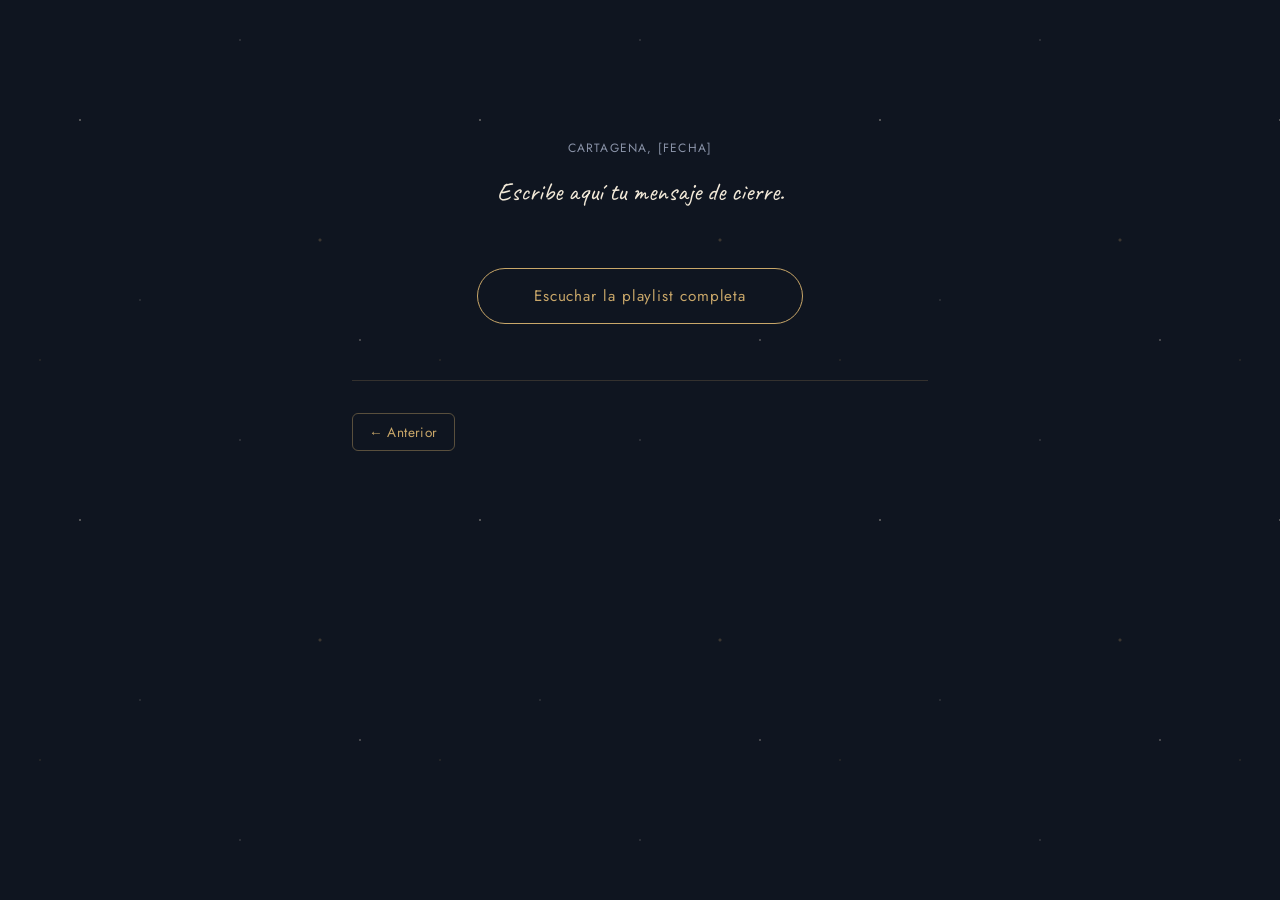
<file: final.html>
<!DOCTYPE html>
<html lang="es">
<head>
<meta charset="UTF-8">
<meta name="viewport" content="width=device-width, initial-scale=1.0">
<title>Carta musical — final</title>

<link rel="preconnect" href="https://fonts.googleapis.com">
<link href="https://fonts.googleapis.com/css2?family=Cormorant+Garamond:ital,wght@0,400;0,500;0,600;1,400;1,500&family=Caveat:wght@400;600;700&family=Jost:wght@300;400;500&display=swap" rel="stylesheet">

<link rel="stylesheet" href="style.css">
</head>
<body>

  <div class="fondo-estrellas" aria-hidden="true"></div>

  <!-- Última página del mixtape: sin reproductor ni letra, solo el mensaje
       de cierre y el botón a la playlist. No necesita script.js. -->
  <main id="carta" class="carta carta--visible final">

    <p class="fecha">Cartagena, [fecha]</p> <!-- CAMBIA -->

    <p class="carta__relato">
      Escribe aquí tu mensaje de cierre.
    </p> <!-- CAMBIA -->

    <!-- CAMBIA el href por el enlace real de tu playlist de Spotify -->
    <a href="https://open.spotify.com/playlist/TU-PLAYLIST"
       class="boton-playlist" target="_blank" rel="noopener">
      Escuchar la playlist completa
    </a>

    <!-- "Anterior" vuelve a la última canción. Ajusta el nombre del archivo
         si tu décima canción se llama distinto. -->
    <nav class="navegacion" style="width:100%">
      <a href="cancion-10.html" class="navegacion__anterior">← Anterior</a>
    </nav>

  </main>

</body>
</html>
</file>
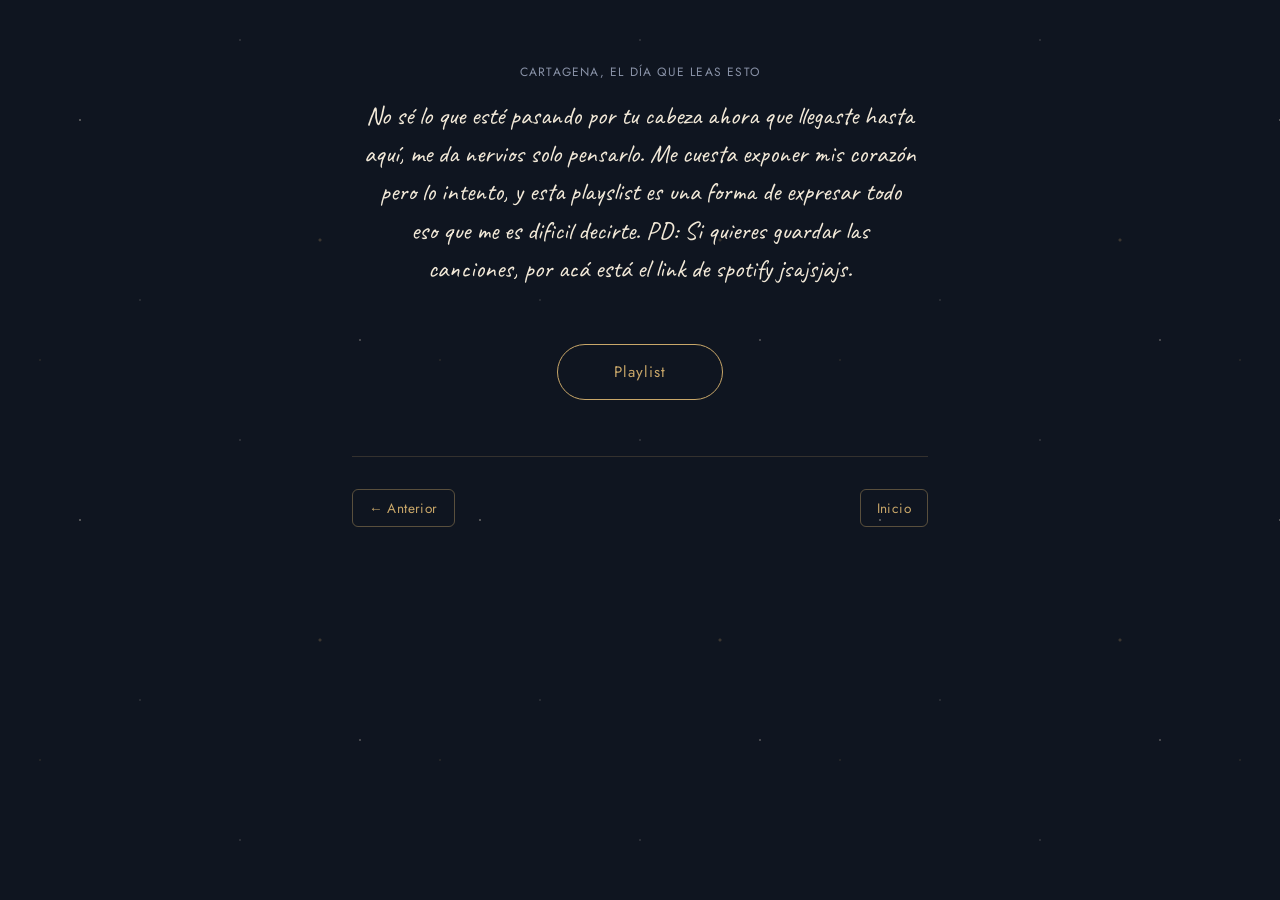
<file: playlist.html>
<!DOCTYPE html>
<html lang="es">
<head>
<meta charset="UTF-8">
<meta name="viewport" content="width=device-width, initial-scale=1.0">
<title>Robamedias</title>

<link rel="preconnect" href="https://fonts.googleapis.com">
<link href="https://fonts.googleapis.com/css2?family=Cormorant+Garamond:ital,wght@0,400;0,500;0,600;1,400;1,500&family=Caveat:wght@400;600;700&family=Jost:wght@300;400;500&display=swap" rel="stylesheet">

<link rel="stylesheet" href="style.css">
</head>
<body>

  <div class="fondo-estrellas" aria-hidden="true"></div>

  <!-- Última página del mixtape: sin reproductor ni letra, solo el mensaje
       de cierre y el botón a la playlist. No necesita script.js. -->
  <main id="carta" class="carta carta--visible final">

    <p class="fecha">Cartagena, el día que leas esto</p> <!-- CAMBIA -->

    <p class="carta__relato">
      No sé lo que esté pasando por tu cabeza ahora que llegaste hasta aquí, me da nervios solo pensarlo. Me cuesta exponer mis corazón pero lo intento, y esta playslist es una forma de expresar todo eso que me es dificil decirte. PD: Si quieres guardar las canciones, por acá está el link de spotify jsajsjajs. 
    </p> <!-- CAMBIA -->

    <!-- CAMBIA el href por el enlace real de tu playlist de Spotify -->
    <a href="https://open.spotify.com/playlist/76l08CjCmtObBw04aj7RY1?si=9aa0c7597edb4411&pt=0af4e483a7c4c60f62df896f8ed51e64"
       class="boton-playlist" target="_blank" rel="noopener">
      Playlist
    </a>

    <!-- "Anterior" vuelve a la última canción. Ajusta el nombre del archivo
         si tu décima canción se llama distinto. -->
    <nav class="navegacion" style="width:100%">
      <a href="cancion-10.html" class="navegacion__anterior">← Anterior</a>
      <a href="index.html" class="navegacion__siguiente">Inicio</a>
    </nav>

  </main>

</body>
</html>
</file>
<file: style.css>
/* =================================================================
   CARTA MUSICAL — style.css
   Paleta: nocturno íntimo (azul tinta + dorado tenue + rosa polvo)
   ================================================================= */

/* -----------------------------------------------------------------
   1. VARIABLES DE DISEÑO
   Cambia estos valores para ajustar toda la paleta y tipografía
   desde un solo lugar.
   ----------------------------------------------------------------- */
:root {
  /* Colores */
  --azul-tinta:      #0f1520; /* fondo base */
  --azul-pizarra:    #161d2b; /* fondo de tarjetas / reproductor */
  --dorado:          #c9a769; /* acentos, líneas, sello */
  --crema:           #f2e9d8; /* texto principal */
  --gris-azulado:    #8a93a8; /* texto secundario */
  --rosa-polvo:      #d9a5a0; /* acento de nota resaltada */

  /* Tipografías */
  --fuente-versos:   'Cormorant Garamond', serif;
  --fuente-notas:    'Caveat', cursive;
  --fuente-interfaz: 'Jost', sans-serif;

  /* Ritmo de espaciado */
  --espacio-xs: 0.5rem;
  --espacio-s:  1rem;
  --espacio-m:  2rem;
  --espacio-l:  3.5rem;
  --espacio-xl: 6rem;

  /* Transiciones */
  --ease-suave: cubic-bezier(0.22, 1, 0.36, 1);
}

/* -----------------------------------------------------------------
   2. RESET BÁSICO
   ----------------------------------------------------------------- */
* { margin: 0; padding: 0; box-sizing: border-box; }

html { scroll-behavior: smooth; }

body {
  background: var(--azul-tinta);
  color: var(--crema);
  font-family: var(--fuente-interfaz);
  min-height: 100vh;
  overflow-x: hidden;
  position: relative;
}

/* Respeta la preferencia de reducir movimiento */
@media (prefers-reduced-motion: reduce) {
  *, *::before, *::after {
    animation-duration: 0.01ms !important;
    animation-iteration-count: 1 !important;
    transition-duration: 0.01ms !important;
    scroll-behavior: auto !important;
  }
}

/* -----------------------------------------------------------------
   3. FONDO DE ESTRELLAS
   Textura sutil generada con gradientes radiales repetidos,
   sin necesidad de imágenes externas.
   ----------------------------------------------------------------- */
.fondo-estrellas {
  position: fixed;
  inset: 0;
  z-index: 0;
  pointer-events: none;
  background-image:
    radial-gradient(1.5px 1.5px at 20% 30%, rgba(242,233,216,0.5) 50%, transparent 100%),
    radial-gradient(1px 1px at 60% 10%, rgba(242,233,216,0.35) 50%, transparent 100%),
    radial-gradient(2px 2px at 80% 60%, rgba(201,167,105,0.4) 50%, transparent 100%),
    radial-gradient(1px 1px at 35% 75%, rgba(242,233,216,0.3) 50%, transparent 100%),
    radial-gradient(1.5px 1.5px at 90% 85%, rgba(242,233,216,0.4) 50%, transparent 100%),
    radial-gradient(1px 1px at 10% 90%, rgba(201,167,105,0.3) 50%, transparent 100%);
  background-repeat: repeat;
  background-size: 400px 400px;
  opacity: 0.6;
}

/* =================================================================
   4. PANTALLA 1 — SOBRE SELLADO
   ================================================================= */
.sobre {
  position: relative;
  z-index: 1;
  min-height: 100vh;
  display: flex;
  flex-direction: column;
  align-items: center;
  justify-content: center;
  gap: var(--espacio-m);
  transition: opacity 0.8s var(--ease-suave), visibility 0.8s var(--ease-suave);
}

.sobre--oculto {
  opacity: 0;
  visibility: hidden;
  pointer-events: none;
}

.sobre__cuerpo {
  position: relative;
  width: min(280px, 70vw);
  aspect-ratio: 3 / 2;
}

/* --- Encabezado dentro del sobre: fecha, título, dedicatoria --- */
.sobre__encabezado {
  text-align: center;
  max-width: 480px;
  padding: 0 var(--espacio-m);
}

.sobre__fecha {
  font-family: var(--fuente-interfaz);
  font-size: 0.75rem;
  letter-spacing: 0.1em;
  text-transform: uppercase;
  color: var(--gris-azulado);
  margin-bottom: var(--espacio-s);
}

.sobre__titulo {
  font-family: var(--fuente-versos);
  font-weight: 500;
  font-size: clamp(1.8rem, 5vw, 2.5rem);
  color: var(--crema);
  margin-bottom: var(--espacio-xs);
}

.sobre__subtitulo {
  font-family: var(--fuente-notas);
  font-size: 1.4rem;
  color: var(--dorado);
  margin-bottom: var(--espacio-s);
}

.sobre__dedicatoria {
  font-family: var(--fuente-versos);
  font-style: italic;
  font-size: 1.05rem;
  color: var(--gris-azulado);
  line-height: 1.6;
  max-width: 42ch;
  margin: 0 auto;
}

/* El cuerpo del sobre: un rectángulo con textura de papel oscuro */
.sobre__cuerpo::before {
  content: '';
  position: absolute;
  inset: 0;
  background: linear-gradient(155deg, #1a2233, #131a27);
  border: 1px solid rgba(201, 167, 105, 0.35);
  border-radius: 3px;
  box-shadow: 0 25px 60px -20px rgba(0,0,0,0.7);
}

/* La solapa triangular del sobre */
.sobre__solapa {
  position: absolute;
  top: 0;
  left: 0;
  width: 100%;
  height: 0;
  border-left: calc(min(280px, 70vw) / 2) solid transparent;
  border-right: calc(min(280px, 70vw) / 2) solid transparent;
  border-top: calc(min(280px, 70vw) * 0.62) solid #1e2740;
  filter: drop-shadow(0 8px 12px rgba(0,0,0,0.35));
}

/* El sello de cera, centrado sobre la unión de la solapa */
.sello {
  position: absolute;
  top: 50%;
  left: 50%;
  transform: translate(-50%, -50%);
  width: 64px;
  height: 64px;
  border-radius: 50%;
  border: none;
  background: radial-gradient(circle at 35% 30%, #b9503f, #7a2e22 75%);
  box-shadow:
    0 6px 14px rgba(0,0,0,0.5),
    inset 0 -4px 8px rgba(0,0,0,0.35),
    inset 0 3px 6px rgba(255,255,255,0.15);
  cursor: pointer;
  display: flex;
  align-items: center;
  justify-content: center;
  z-index: 2;
  transition: transform 0.3s var(--ease-suave);
}

.sello:hover { transform: translate(-50%, -50%) scale(1.06); }
.sello:focus-visible { outline: 2px solid var(--dorado); outline-offset: 4px; }

.sello__inicial {
  font-family: var(--fuente-versos);
  font-weight: 600;
  font-size: 1.6rem;
  color: rgba(242, 233, 216, 0.85);
}

/* Animación de ruptura: el sello se parte y se desvanece */
.sello--roto {
  animation: romper-sello 0.6s var(--ease-suave) forwards;
  pointer-events: none;
}

@keyframes romper-sello {
  0%   { transform: translate(-50%, -50%) scale(1); opacity: 1; }
  40%  { transform: translate(-50%, -50%) scale(1.15) rotate(-4deg); }
  100% { transform: translate(-50%, -50%) scale(0.4) rotate(8deg); opacity: 0; }
}

.sobre__pista {
  font-size: 0.8rem;
  letter-spacing: 0.08em;
  text-transform: uppercase;
  color: var(--gris-azulado);
}

/* =================================================================
   5. PANTALLA 2 — LA CARTA
   ================================================================= */
.carta {
  position: relative;
  z-index: 1;
  max-width: 640px;
  margin: 0 auto;
  padding: var(--espacio-l) var(--espacio-m) var(--espacio-xl);
  opacity: 0;
  transform: translateY(24px);
  transition: opacity 1s var(--ease-suave), transform 1s var(--ease-suave);
}

.carta--visible {
  opacity: 1;
  transform: translateY(0);
}

/* Fecha pequeña al inicio de cada canción (misma línea visual que
   la fecha del sobre, reutilizable en cualquier página) */
.fecha {
  font-family: var(--fuente-interfaz);
  font-size: 0.75rem;
  letter-spacing: 0.1em;
  text-transform: uppercase;
  color: var(--gris-azulado);
  margin-bottom: var(--espacio-s);
  text-align: center;
}

/* Relato o introducción al inicio de cada canción, en la misma
   fuente manuscrita que usábamos antes en la firma */
.carta__relato {
  font-family: var(--fuente-notas);
  font-size: 1.6rem;
  line-height: 1.5;
  color: var(--crema);
  text-align: center;
  max-width: 46ch;
  margin: 0 auto var(--espacio-l);
}

/* --- Reproductor --- */
.reproductor {
  display: flex;
  align-items: center;
  gap: var(--espacio-s);
  background: var(--azul-pizarra);
  border: 1px solid rgba(201, 167, 105, 0.2);
  border-radius: 12px;
  padding: var(--espacio-s) var(--espacio-m);
  margin-bottom: var(--espacio-xl);
  position: sticky;
  top: var(--espacio-s);
  backdrop-filter: blur(6px);
  z-index: 5;
}

.reproductor__play {
  flex-shrink: 0;
  width: 42px;
  height: 42px;
  border-radius: 50%;
  border: 1px solid var(--dorado);
  background: transparent;
  color: var(--dorado);
  display: flex;
  align-items: center;
  justify-content: center;
  cursor: pointer;
  transition: background 0.25s var(--ease-suave), color 0.25s var(--ease-suave);
}

.reproductor__play:hover {
  background: var(--dorado);
  color: var(--azul-tinta);
}

.reproductor__play:focus-visible { outline: 2px solid var(--dorado); outline-offset: 3px; }

.reproductor__info {
  flex-shrink: 0;
  min-width: 0;
  max-width: 110px;
}

.reproductor__cancion {
  font-size: 0.85rem;
  font-weight: 500;
  white-space: nowrap;
  overflow: hidden;
  text-overflow: ellipsis;
}

.reproductor__artista {
  font-size: 0.72rem;
  color: var(--gris-azulado);
  white-space: nowrap;
  overflow: hidden;
  text-overflow: ellipsis;
}

.reproductor__barra {
  flex: 1;
  display: flex;
  align-items: center;
  gap: var(--espacio-xs);
}

.reproductor__tiempo {
  font-size: 0.7rem;
  color: var(--gris-azulado);
  min-width: 2.2em;
}

.reproductor__progreso {
  flex: 1;
  -webkit-appearance: none;
  appearance: none;
  height: 3px;
  border-radius: 2px;
  background: rgba(201, 167, 105, 0.25);
  cursor: pointer;
}

.reproductor__progreso::-webkit-slider-thumb {
  -webkit-appearance: none;
  width: 11px;
  height: 11px;
  border-radius: 50%;
  background: var(--dorado);
  cursor: pointer;
}

.reproductor__progreso::-moz-range-thumb {
  width: 11px;
  height: 11px;
  border-radius: 50%;
  background: var(--dorado);
  border: none;
  cursor: pointer;
}

/* --- Letra --- */
.letra {
  display: flex;
  flex-direction: column;
  gap: var(--espacio-l);
}

.estrofa {
  display: flex;
  flex-direction: column;
  gap: var(--espacio-xs);
}

.verso {
  font-family: var(--fuente-versos);
  font-size: clamp(1.15rem, 2.4vw, 1.4rem);
  line-height: 1.75;
  color: var(--crema);
}

/* Animación de aparición al hacer scroll: SOLO se oculta de entrada si
   confirmamos (vía la clase "js" en <html>) que el script va a correr
   y a mostrarlo de nuevo. Si JS no carga, el verso queda visible siempre. */
html.js .verso {
  opacity: 0;
  transform: translateY(14px);
  transition: opacity 0.7s var(--ease-suave), transform 0.7s var(--ease-suave);
}

.verso--visible {
  opacity: 1;
  transform: translateY(0);
}

/* Se usa "html.js" también aquí para igualar y superar la especificidad
   de "html.js .verso" de arriba; si no, esta regla pierde el pulso
   y el verso se queda invisible aunque tenga la clase --visible. */
html.js .verso.verso--visible {
  opacity: 1;
  transform: translateY(0);
}

/* Verso con nota asociada: subrayado punteado dorado, sutil */
.verso--nota {
  position: relative;
  cursor: pointer;
  border-bottom: 1px dotted rgba(201, 167, 105, 0.55);
  padding-bottom: 2px;
  width: fit-content;
  transition: color 0.25s var(--ease-suave), border-color 0.25s var(--ease-suave);
}

/* Traducción pequeña debajo de cada verso, en la fuente de interfaz
   para diferenciarla visualmente de la letra original */
.traduccion {
  display: block;
  font-family: var(--fuente-interfaz);
  font-size: 0.78rem;
  font-weight: 300;
  font-style: normal;
  color: var(--gris-azulado);
  opacity: 0.75;
  margin-top: 0.15rem;
  line-height: 1.4;
}

.verso--nota:hover,
.verso--nota:focus-visible {
  color: var(--dorado);
  border-color: var(--dorado);
}

/* --- Notas --- */
.nota {
  font-family: var(--fuente-notas);
  font-size: 1.3rem;
  line-height: 1.4;
  color: var(--gris-azulado);
  max-width: 34ch;
}

/* Igual que con .verso: sin JS, la nota se ve directamente, sin toggle */
html.js .nota {
  opacity: 0;
  transform: translateY(8px);
  max-height: 0;
  overflow: hidden;
  transition: opacity 0.5s var(--ease-suave), transform 0.5s var(--ease-suave), max-height 0.5s var(--ease-suave);
}

.nota--abierta {
  opacity: 1;
  transform: translateY(0);
  max-height: 200px;
}

/* Mismo arreglo de especificidad que .verso--visible */
html.js .nota.nota--abierta {
  opacity: 1;
  transform: translateY(0);
  max-height: 200px;
}

.nota--resaltada { color: var(--rosa-polvo); }

/* En escritorio: las notas se mueven al margen derecho, como comentarios de Word */
@media (min-width: 900px) {
  .letra { position: relative; }

  .nota {
    position: absolute;
    left: calc(100% + var(--espacio-m));
    width: 220px;
    max-width: none;
    max-height: none;
    /* En escritorio la nota siempre existe en el flujo del margen;
       solo el opacity/transform controlan su aparición al hacer scroll */
  }
}

/* --- Recuerdos (imágenes / GIFs entre estrofas) --- */
.recuerdo {
  align-self: center;
  max-width: 240px;
  background: var(--crema);
  padding: var(--espacio-xs) var(--espacio-xs) var(--espacio-m);
  box-shadow: 0 20px 40px -15px rgba(0,0,0,0.6);
}

/* Igual que con .verso y .nota: sin JS, la imagen se ve directamente */
html.js .recuerdo {
  opacity: 0;
  transform: translateY(20px) rotate(0deg);
  transition: opacity 0.8s var(--ease-suave), transform 0.8s var(--ease-suave);
}

.recuerdo--visible { opacity: 1; }

/* Mismo arreglo de especificidad que .verso--visible y .nota--abierta */
html.js .recuerdo.recuerdo--visible { opacity: 1; }

.recuerdo--rotada-izq.recuerdo--visible { transform: rotate(-4deg); }
.recuerdo--rotada-der.recuerdo--visible { transform: rotate(3deg); }

html.js .recuerdo--rotada-izq.recuerdo--visible { transform: rotate(-4deg); }
html.js .recuerdo--rotada-der.recuerdo--visible { transform: rotate(3deg); }

.recuerdo img {
  width: 100%;
  display: block;
  filter: sepia(0.15) saturate(0.9);
}

.recuerdo figcaption {
  font-family: var(--fuente-notas);
  font-size: 1.1rem;
  color: #2a2620;
  text-align: center;
  margin-top: var(--espacio-xs);
}

/* --- Cierre --- */
.carta__cierre {
  margin-top: var(--espacio-xl);
  text-align: right;
}

.carta__firma {
  font-family: var(--fuente-notas);
  font-size: 1.6rem;
  color: var(--dorado);
}

/* --- Página final: mensaje + botón a la playlist --- */
.final {
  display: flex;
  flex-direction: column;
  align-items: center;
  min-height: 70vh;
  justify-content: center;
  text-align: center;
}

.final .carta__relato {
  margin-bottom: var(--espacio-l);
}

.boton-playlist {
  display: inline-block;
  font-family: var(--fuente-interfaz);
  font-size: 0.95rem;
  letter-spacing: 0.06em;
  color: var(--dorado);
  text-decoration: none;
  padding: var(--espacio-s) var(--espacio-l);
  border: 1px solid var(--dorado);
  border-radius: 999px;
  transition: background 0.3s var(--ease-suave), color 0.3s var(--ease-suave), transform 0.3s var(--ease-suave);
}

.boton-playlist:hover,
.boton-playlist:focus-visible {
  background: var(--dorado);
  color: var(--azul-tinta);
  transform: translateY(-2px);
}

/* --- Navegación entre canciones --- */
.navegacion {
  display: flex;
  justify-content: space-between;
  align-items: center;
  margin-top: var(--espacio-l);
  padding-top: var(--espacio-m);
  border-top: 1px solid rgba(201, 167, 105, 0.2);
}

.navegacion__anterior,
.navegacion__siguiente {
  font-family: var(--fuente-interfaz);
  font-size: 0.85rem;
  letter-spacing: 0.03em;
  color: var(--dorado);
  text-decoration: none;
  padding: var(--espacio-xs) var(--espacio-s);
  border: 1px solid rgba(201, 167, 105, 0.4);
  border-radius: 6px;
  transition: background 0.25s var(--ease-suave), color 0.25s var(--ease-suave);
}

.navegacion__anterior:hover,
.navegacion__siguiente:hover {
  background: var(--dorado);
  color: var(--azul-tinta);
}

/* Si solo hay un enlace (ej. "siguiente" en la primera página, sin "anterior"),
   lo empuja hacia la derecha en vez de dejarlo pegado a la izquierda */
.navegacion__siguiente:only-child {
  margin-left: auto;
}

/* =================================================================
   6. RESPONSIVE — ajustes para móvil
   ================================================================= */
@media (max-width: 899px) {
  .carta { padding-left: var(--espacio-s); padding-right: var(--espacio-s); }

  /* En móvil la nota aparece debajo del verso al tocarlo, no al margen */
  .nota {
    margin-top: var(--espacio-xs);
    margin-bottom: var(--espacio-s);
    border-left: 2px solid var(--dorado);
    padding-left: var(--espacio-s);
  }
}

@media (max-width: 420px) {
  .sello { width: 56px; height: 56px; }
}

/* Reproductor angosto: la barra de progreso (con sus tiempos) no cabe
   en la misma fila que el botón de play y la info de la canción, así
   que baja a su propia fila completa para que nada se salga del borde. */
@media (max-width: 480px) {
  .reproductor {
    flex-wrap: wrap;
    row-gap: var(--espacio-xs);
  }

  .reproductor__barra {
    flex-basis: 100%;
    order: 3;
  }

  /* Como la barra ya bajó a su propia fila, el nombre de la canción y
     el artista tienen todo el ancho disponible junto al botón de play:
     se quita el límite de ancho y se permite que el texto baje de línea
     en vez de cortarse con "...". */
  .reproductor__info {
    flex: 1;
    max-width: none;
  }

  .reproductor__cancion,
  .reproductor__artista {
    white-space: normal;
    overflow: visible;
    text-overflow: clip;
  }
}
</file>
